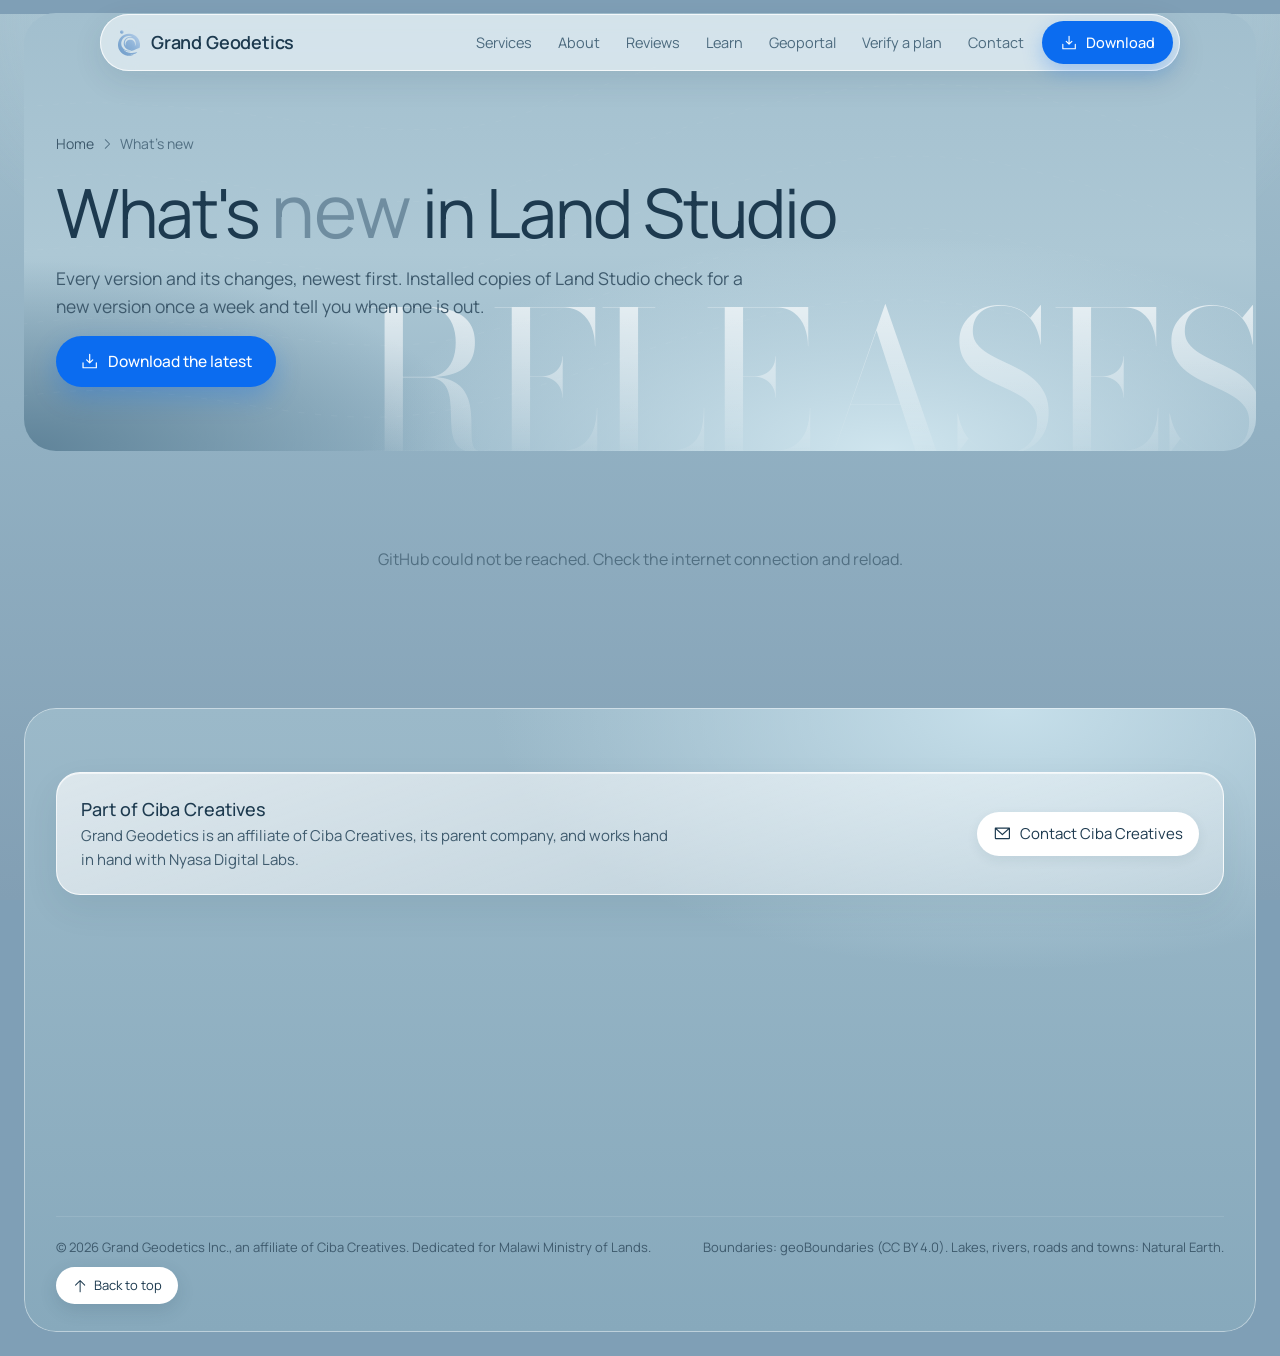
<file: changelog/index.html>
<!doctype html>
<html lang="en">
<head>
<meta charset="utf-8">
<meta name="viewport" content="width=device-width, initial-scale=1, viewport-fit=cover">
<title>What&#x27;s new in Land Studio</title>
<meta name="description" content="Every Land Studio version and what it added or fixed, newest first.">
<link rel="canonical" href="https://grandgeodetics.pages.dev/changelog/">
<meta property="og:type" content="website">
<meta property="og:site_name" content="Grand Geodetics · Land Studio">
<meta property="og:locale" content="en_GB">
<meta property="og:title" content="What&#x27;s new in Land Studio">
<meta property="og:description" content="Every Land Studio version and what it added or fixed, newest first.">
<meta property="og:url" content="https://grandgeodetics.pages.dev/changelog/">
<meta property="og:image" content="https://grandgeodetics.pages.dev/assets/img/og/changelog.jpg?v=3">
<meta property="og:image:secure_url" content="https://grandgeodetics.pages.dev/assets/img/og/changelog.jpg?v=3">
<meta property="og:image:type" content="image/jpeg">
<meta property="og:image:width" content="1200">
<meta property="og:image:height" content="630">
<meta property="og:image:alt" content="What&#x27;s new in Land Studio">
<meta name="twitter:card" content="summary_large_image">
<meta name="twitter:title" content="What&#x27;s new in Land Studio">
<meta name="twitter:description" content="Every Land Studio version and what it added or fixed, newest first.">
<meta name="twitter:image" content="https://grandgeodetics.pages.dev/assets/img/og/changelog.jpg?v=3">
<meta name="twitter:image:alt" content="What&#x27;s new in Land Studio">
<meta name="theme-color" content="#7f9fb6">
<meta name="color-scheme" content="light">
<link rel="icon" href="/favicon.svg" type="image/svg+xml">
<link rel="icon" href="/favicon-32.png" sizes="32x32" type="image/png">
<link rel="apple-touch-icon" href="/apple-touch-icon.png">
<link rel="manifest" href="/site.webmanifest">
<link rel="preload" href="/assets/fonts/outfit-latin-300-normal.woff2" as="font" type="font/woff2" crossorigin>
<link rel="preload" href="/assets/fonts/outfit-latin-400-normal.woff2" as="font" type="font/woff2" crossorigin>
<link rel="stylesheet" href="/assets/css/site.css">
<link rel="stylesheet" href="/assets/css/sky.css">
<link rel="preload" href="/assets/img/icons.svg" as="image" type="image/svg+xml">
<script src="/assets/js/config.js"></script>
<script src="/assets/js/content.js"></script>
</head>
<body>
<a class="skip" href="#main">Skip to content</a>
<div id="siteHeader"></div><script src="/assets/js/layout.js"></script>
<noscript><nav class="wrap" aria-label="Main" style="display:flex;flex-wrap:wrap;gap:14px;padding:16px 0;position:relative;z-index:31"><a href="/">Home</a><a href="/#services">Services</a><a href="/learn/">Learn</a><a href="/geoportal/">Geoportal</a><a href="/verify/">Verify a plan</a><a href="/training/">Training</a><a href="/data/">Open data</a><a href="/#contact">Contact</a></nav></noscript>
<main id="main" class="page">
<header class="phero" data-ghost="RELEASES" id="top">
  <div class="ir" aria-hidden="true"><i></i><b></b></div><svg class="contour" viewBox="0 0 1200 700" preserveAspectRatio="xMidYMid slice" aria-hidden="true"><g fill="none" stroke="#fff" stroke-width=".8"><path d="M-50 520C150 470 260 560 430 520S760 380 960 430 1180 520 1260 500"/><path d="M-50 450C140 400 280 490 440 450S770 310 970 360 1180 450 1260 430"/><path d="M-50 380C130 330 300 420 450 380S780 240 980 290 1180 380 1260 360"/><path d="M-50 310C120 260 320 350 460 310S790 170 990 220 1180 310 1260 290"/><path d="M-50 240C110 190 340 280 470 240S800 100 1000 150 1180 240 1260 220"/></g></svg><div class="grain"></div>
  <div class="wrap">
    <nav class="crumbs" aria-label="Breadcrumb"><a href="/">Home</a><svg class="ic" aria-hidden="true"><use href="/assets/img/icons.svg#i-caret-right"/></svg><span aria-current="page">What's new</span></nav>
    <h1>What's <em>new</em> in Land Studio</h1>
    <p>Every version and its changes, newest first. Installed copies of Land Studio check for a new version once a week and tell you when one is out.</p>
    <div class="btns"><a class="btn btn-hot" data-dl href="/download"><svg class="ic dn" aria-hidden="true"><use href="/assets/img/icons.svg#i-download-simple"/></svg>Download the latest</a></div>
  </div>
</header>
<div class="wrap page"><section><div id="clList"><p class="empty">Loading the versions from GitHub…</p></div></section></div>
</main>
<footer class="site" id="siteFooter"></footer>
<script src="/assets/js/site.js" defer></script>
<script src="/assets/js/changelog.js" defer></script>
</body>
</html>
</file>
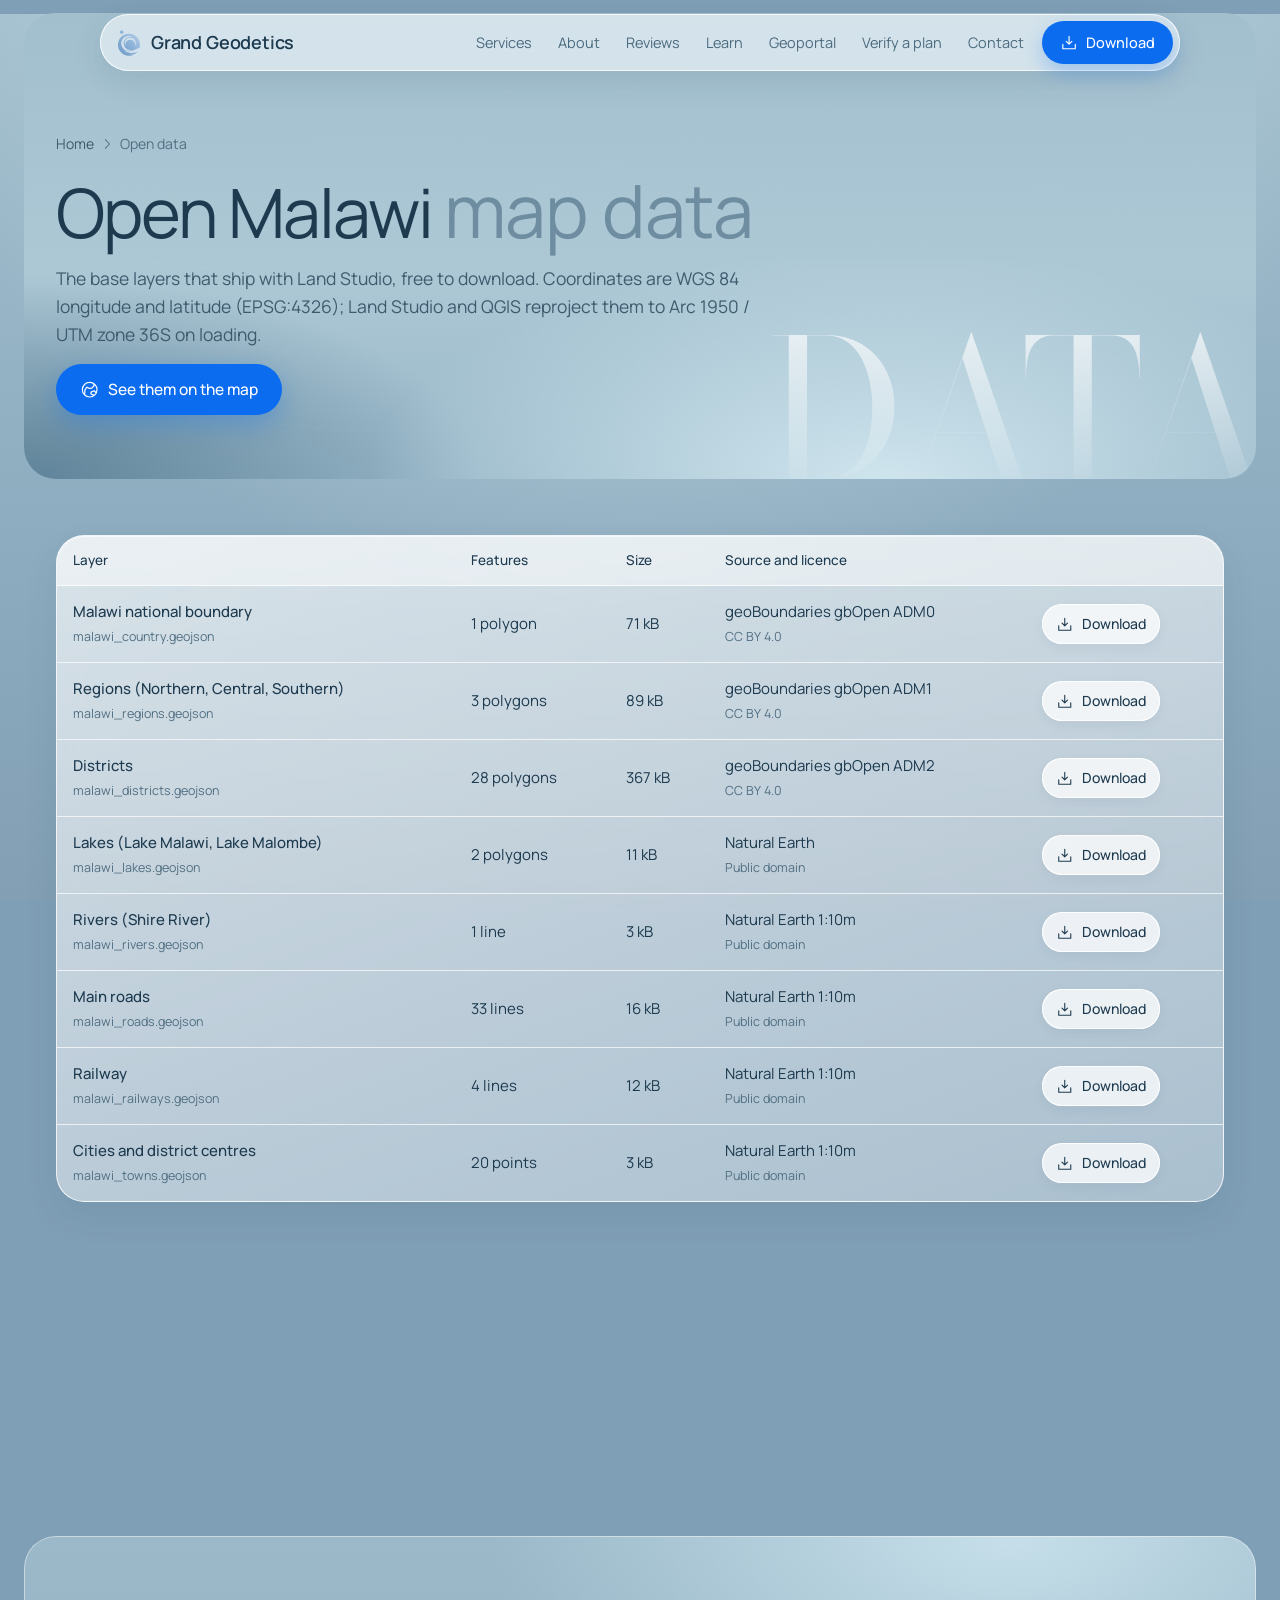
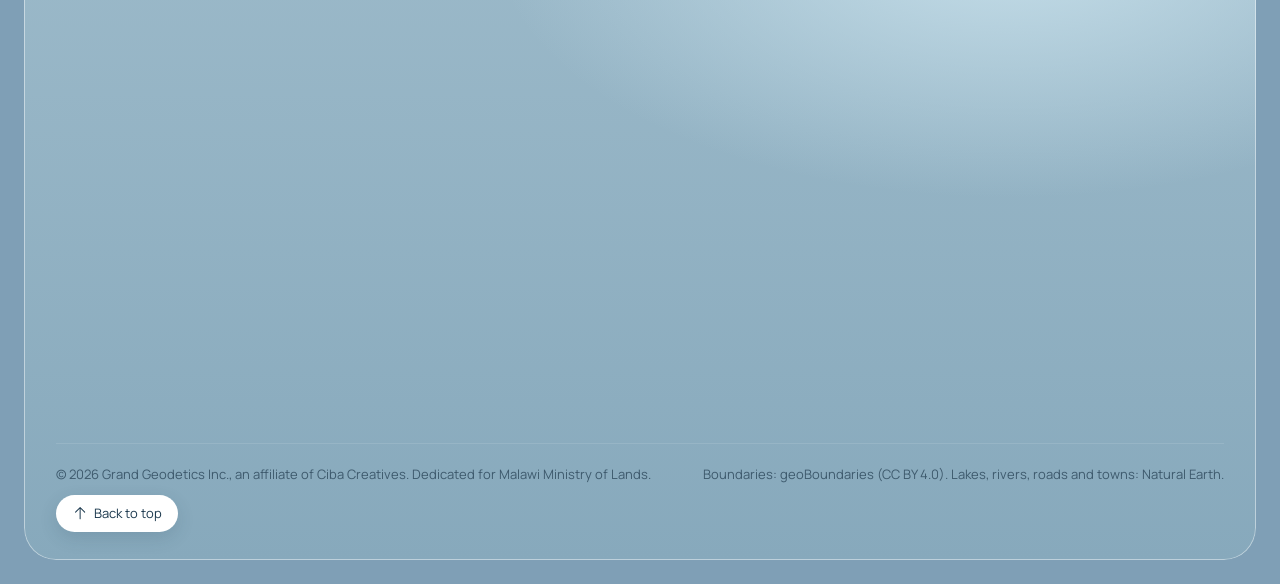
<file: data/index.html>
<!doctype html>
<html lang="en">
<head>
<meta charset="utf-8">
<meta name="viewport" content="width=device-width, initial-scale=1, viewport-fit=cover">
<title>Open Malawi map data · Grand Geodetics</title>
<meta name="description" content="Free GeoJSON layers of Malawi: national boundary, regions, districts, lakes, rivers, roads, railway and towns.">
<link rel="canonical" href="https://grandgeodetics.pages.dev/data/">
<meta property="og:type" content="website">
<meta property="og:site_name" content="Grand Geodetics · Land Studio">
<meta property="og:locale" content="en_GB">
<meta property="og:title" content="Open Malawi map data · Grand Geodetics">
<meta property="og:description" content="Free GeoJSON layers of Malawi: national boundary, regions, districts, lakes, rivers, roads, railway and towns.">
<meta property="og:url" content="https://grandgeodetics.pages.dev/data/">
<meta property="og:image" content="https://grandgeodetics.pages.dev/assets/img/og/data.jpg?v=3">
<meta property="og:image:secure_url" content="https://grandgeodetics.pages.dev/assets/img/og/data.jpg?v=3">
<meta property="og:image:type" content="image/jpeg">
<meta property="og:image:width" content="1200">
<meta property="og:image:height" content="630">
<meta property="og:image:alt" content="Open Malawi map data · Grand Geodetics">
<meta name="twitter:card" content="summary_large_image">
<meta name="twitter:title" content="Open Malawi map data · Grand Geodetics">
<meta name="twitter:description" content="Free GeoJSON layers of Malawi: national boundary, regions, districts, lakes, rivers, roads, railway and towns.">
<meta name="twitter:image" content="https://grandgeodetics.pages.dev/assets/img/og/data.jpg?v=3">
<meta name="twitter:image:alt" content="Open Malawi map data · Grand Geodetics">
<meta name="theme-color" content="#7f9fb6">
<meta name="color-scheme" content="light">
<link rel="icon" href="/favicon.svg" type="image/svg+xml">
<link rel="icon" href="/favicon-32.png" sizes="32x32" type="image/png">
<link rel="apple-touch-icon" href="/apple-touch-icon.png">
<link rel="manifest" href="/site.webmanifest">
<link rel="preload" href="/assets/fonts/outfit-latin-300-normal.woff2" as="font" type="font/woff2" crossorigin>
<link rel="preload" href="/assets/fonts/outfit-latin-400-normal.woff2" as="font" type="font/woff2" crossorigin>
<link rel="stylesheet" href="/assets/css/site.css">
<link rel="stylesheet" href="/assets/css/sky.css">
<link rel="preload" href="/assets/img/icons.svg" as="image" type="image/svg+xml">
<script src="/assets/js/config.js"></script>
<script src="/assets/js/content.js"></script>
</head>
<body>
<a class="skip" href="#main">Skip to content</a>
<div id="siteHeader"></div><script src="/assets/js/layout.js"></script>
<noscript><nav class="wrap" aria-label="Main" style="display:flex;flex-wrap:wrap;gap:14px;padding:16px 0;position:relative;z-index:31"><a href="/">Home</a><a href="/#services">Services</a><a href="/learn/">Learn</a><a href="/geoportal/">Geoportal</a><a href="/verify/">Verify a plan</a><a href="/training/">Training</a><a href="/data/">Open data</a><a href="/#contact">Contact</a></nav></noscript>
<main id="main" class="page">
<header class="phero" data-ghost="DATA" id="top">
  <div class="ir" aria-hidden="true"><i></i><b></b></div><svg class="contour" viewBox="0 0 1200 700" preserveAspectRatio="xMidYMid slice" aria-hidden="true"><g fill="none" stroke="#fff" stroke-width=".8"><path d="M-50 520C150 470 260 560 430 520S760 380 960 430 1180 520 1260 500"/><path d="M-50 450C140 400 280 490 440 450S770 310 970 360 1180 450 1260 430"/><path d="M-50 380C130 330 300 420 450 380S780 240 980 290 1180 380 1260 360"/><path d="M-50 310C120 260 320 350 460 310S790 170 990 220 1180 310 1260 290"/><path d="M-50 240C110 190 340 280 470 240S800 100 1000 150 1180 240 1260 220"/></g></svg><div class="grain"></div>
  <div class="wrap">
    <nav class="crumbs" aria-label="Breadcrumb"><a href="/">Home</a><svg class="ic" aria-hidden="true"><use href="/assets/img/icons.svg#i-caret-right"/></svg><span aria-current="page">Open data</span></nav>
    <h1>Open Malawi <em>map data</em></h1>
    <p>The base layers that ship with Land Studio, free to download. Coordinates are WGS 84 longitude and latitude (EPSG:4326); Land Studio and QGIS reproject them to Arc 1950 / UTM zone 36S on loading.</p>
    <div class="btns"><a class="btn btn-hot" href="/geoportal/"><svg class="ic" aria-hidden="true"><use href="/assets/img/icons.svg#i-globe-hemisphere-east"/></svg>See them on the map</a></div>
  </div>
</header>
<div class="wrap page"><section>
<div class="tablebox"><table class="data"><thead><tr><th>Layer</th><th>Features</th><th>Size</th><th>Source and licence</th><th><span class="sr">Download</span></th></tr></thead><tbody id="dataRows"></tbody></table></div>
<div class="prose reveal" style="margin-top:32px"><h2><svg class="ic" aria-hidden="true"><use href="/assets/img/icons.svg#i-info"/></svg>Using the data</h2><p>When you publish a map made with these layers, credit the source: "Boundaries: geoBoundaries (CC BY 4.0)" and "Lakes, rivers, roads and towns: Natural Earth". Administrative boundaries are shown for reference and do not represent an official position on any boundary.</p><p>Rivers, roads, the railway and towns come from Natural Earth at 1:10 million scale: good for an overview of the country, not for site work. More detailed layers, protected areas and flood-prone areas will be added here as they are prepared.</p></div>
</section></div>
</main>
<footer class="site" id="siteFooter"></footer>
<script src="/assets/js/site.js" defer></script>
</body>
</html>
</file>
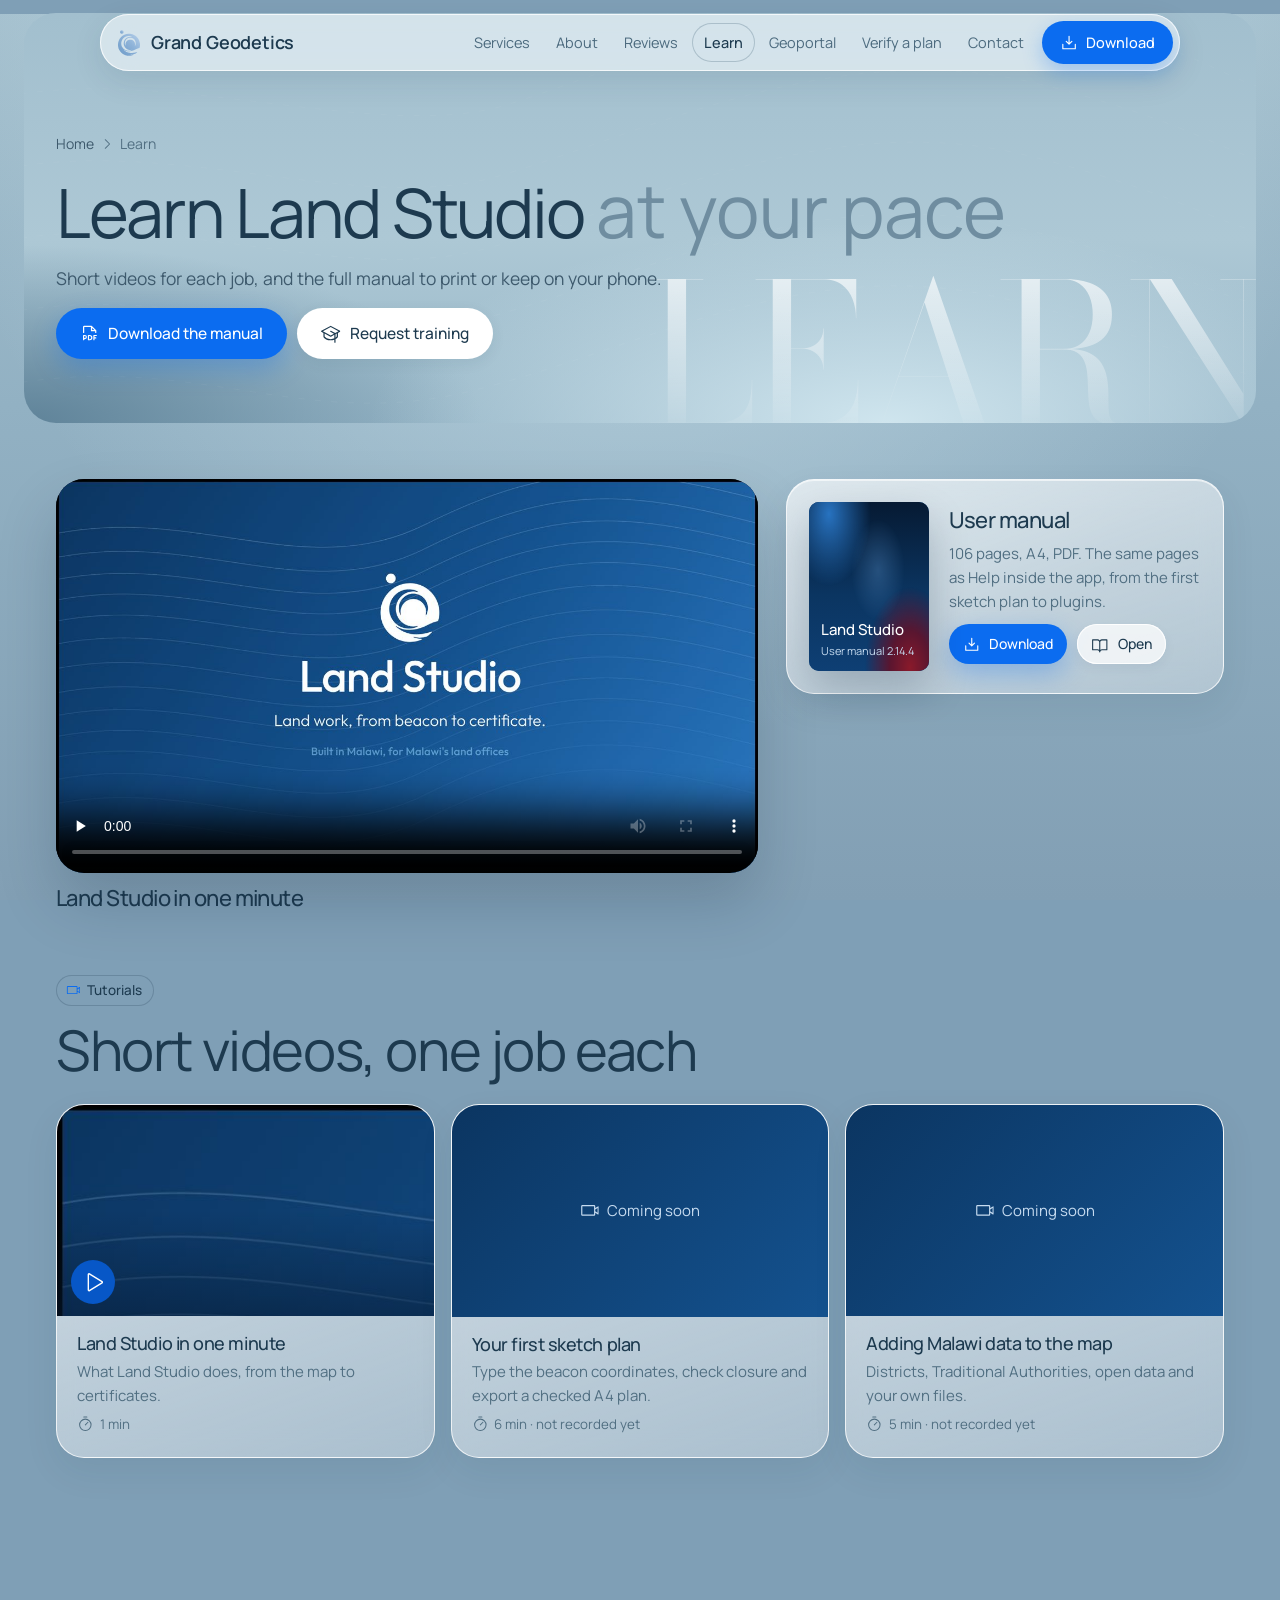
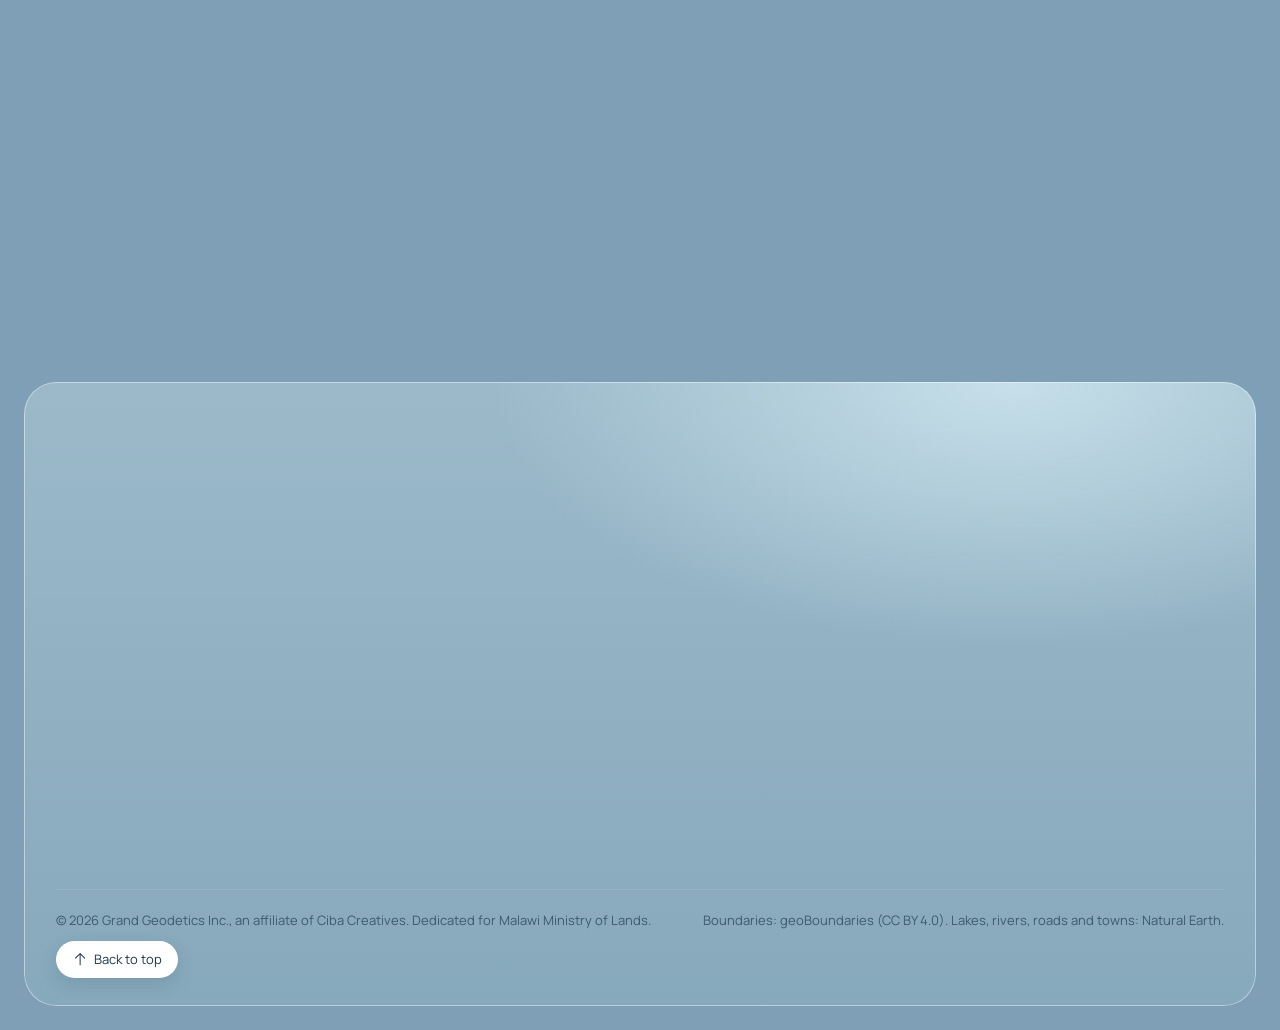
<file: learn/index.html>
<!doctype html>
<html lang="en">
<head>
<meta charset="utf-8">
<meta name="viewport" content="width=device-width, initial-scale=1, viewport-fit=cover">
<title>Tutorials and user manual · Land Studio</title>
<meta name="description" content="Learn Land Studio with short tutorial videos and the 84-page user manual, free to download.">
<link rel="canonical" href="https://grandgeodetics.pages.dev/learn/">
<meta property="og:type" content="website">
<meta property="og:site_name" content="Grand Geodetics · Land Studio">
<meta property="og:locale" content="en_GB">
<meta property="og:title" content="Tutorials and user manual · Land Studio">
<meta property="og:description" content="Learn Land Studio with short tutorial videos and the 84-page user manual, free to download.">
<meta property="og:url" content="https://grandgeodetics.pages.dev/learn/">
<meta property="og:image" content="https://grandgeodetics.pages.dev/assets/img/og/learn.jpg?v=3">
<meta property="og:image:secure_url" content="https://grandgeodetics.pages.dev/assets/img/og/learn.jpg?v=3">
<meta property="og:image:type" content="image/jpeg">
<meta property="og:image:width" content="1200">
<meta property="og:image:height" content="630">
<meta property="og:image:alt" content="Tutorials and user manual · Land Studio">
<meta name="twitter:card" content="summary_large_image">
<meta name="twitter:title" content="Tutorials and user manual · Land Studio">
<meta name="twitter:description" content="Learn Land Studio with short tutorial videos and the 84-page user manual, free to download.">
<meta name="twitter:image" content="https://grandgeodetics.pages.dev/assets/img/og/learn.jpg?v=3">
<meta name="twitter:image:alt" content="Tutorials and user manual · Land Studio">
<meta name="theme-color" content="#7f9fb6">
<meta name="color-scheme" content="light">
<link rel="icon" href="/favicon.svg" type="image/svg+xml">
<link rel="icon" href="/favicon-32.png" sizes="32x32" type="image/png">
<link rel="apple-touch-icon" href="/apple-touch-icon.png">
<link rel="manifest" href="/site.webmanifest">
<link rel="preload" href="/assets/fonts/outfit-latin-300-normal.woff2" as="font" type="font/woff2" crossorigin>
<link rel="preload" href="/assets/fonts/outfit-latin-400-normal.woff2" as="font" type="font/woff2" crossorigin>
<link rel="stylesheet" href="/assets/css/site.css">
<link rel="stylesheet" href="/assets/css/sky.css">
<link rel="preload" href="/assets/img/icons.svg" as="image" type="image/svg+xml">
<script src="/assets/js/config.js"></script>
<script src="/assets/js/content.js"></script>
</head>
<body>
<a class="skip" href="#main">Skip to content</a>
<div id="siteHeader"></div><script src="/assets/js/layout.js"></script>
<noscript><nav class="wrap" aria-label="Main" style="display:flex;flex-wrap:wrap;gap:14px;padding:16px 0;position:relative;z-index:31"><a href="/">Home</a><a href="/#services">Services</a><a href="/learn/">Learn</a><a href="/geoportal/">Geoportal</a><a href="/verify/">Verify a plan</a><a href="/training/">Training</a><a href="/data/">Open data</a><a href="/#contact">Contact</a></nav></noscript>
<main id="main" class="page">
<header class="phero" data-ghost="LEARN" id="top">
  <div class="ir" aria-hidden="true"><i></i><b></b></div><svg class="contour" viewBox="0 0 1200 700" preserveAspectRatio="xMidYMid slice" aria-hidden="true"><g fill="none" stroke="#fff" stroke-width=".8"><path d="M-50 520C150 470 260 560 430 520S760 380 960 430 1180 520 1260 500"/><path d="M-50 450C140 400 280 490 440 450S770 310 970 360 1180 450 1260 430"/><path d="M-50 380C130 330 300 420 450 380S780 240 980 290 1180 380 1260 360"/><path d="M-50 310C120 260 320 350 460 310S790 170 990 220 1180 310 1260 290"/><path d="M-50 240C110 190 340 280 470 240S800 100 1000 150 1180 240 1260 220"/></g></svg><div class="grain"></div>
  <div class="wrap">
    <nav class="crumbs" aria-label="Breadcrumb"><a href="/">Home</a><svg class="ic" aria-hidden="true"><use href="/assets/img/icons.svg#i-caret-right"/></svg><span aria-current="page">Learn</span></nav>
    <h1>Learn Land Studio <em>at your pace</em></h1>
    <p>Short videos for each job, and the full manual to print or keep on your phone.</p>
    <div class="btns"><a class="btn btn-hot" href="/assets/Land-Studio-User-Manual.pdf" download><svg class="ic" aria-hidden="true"><use href="/assets/img/icons.svg#i-file-pdf"/></svg>Download the manual</a><a class="btn btn-line" href="/training/"><svg class="ic" aria-hidden="true"><use href="/assets/img/icons.svg#i-graduation-cap"/></svg>Request training</a></div>
  </div>
</header>
<div class="wrap page">
<section><div class="two two-wide">
<div class="vbox" data-r="zoom"><div class="video" id="player"></div><h2 id="playerTitle" style="font-size:22px;font-weight:500"></h2></div>
<div class="card manual lift" data-r><div class="cover"><div class="ir" aria-hidden="true"><i></i><b></b></div><b>Land Studio</b><span>User manual 2.14.4</span></div>
<div style="display:flex;flex-direction:column;gap:10px"><h2 style="font-size:22px;font-weight:500">User manual</h2><p style="color:var(--muted);font-size:15px">106 pages, A4, PDF. The same pages as Help inside the app, from the first sketch plan to plugins.</p><div class="row"><a class="btn btn-hot btn-sm" href="/assets/Land-Studio-User-Manual.pdf" download><svg class="ic dn" aria-hidden="true"><use href="/assets/img/icons.svg#i-download-simple"/></svg>Download</a><a class="btn btn-soft btn-sm" href="/assets/Land-Studio-User-Manual.pdf" target="_blank" rel="noopener"><svg class="ic" aria-hidden="true"><use href="/assets/img/icons.svg#i-book-open"/></svg>Open</a></div></div></div>
</div>
<div class="head left" style="margin:64px 0 24px"><span class="label"><svg class="ic" aria-hidden="true"><use href="/assets/img/icons.svg#i-video-camera"/></svg>Tutorials</span><h2>Short videos, one job each</h2></div>
<div class="tuts" id="tuts"></div>
<div class="prose reveal" style="margin-top:32px"><p>Want a tutorial on something else, or training in person for your office? <a href="/training/">Request training</a> or <a href="/#contact">write to us</a>.</p></div>
</section>
</div>
</main>
<footer class="site" id="siteFooter"></footer>
<script src="/assets/js/site.js" defer></script>
<script src="/assets/js/learn.js" defer></script>
</body>
</html>
</file>
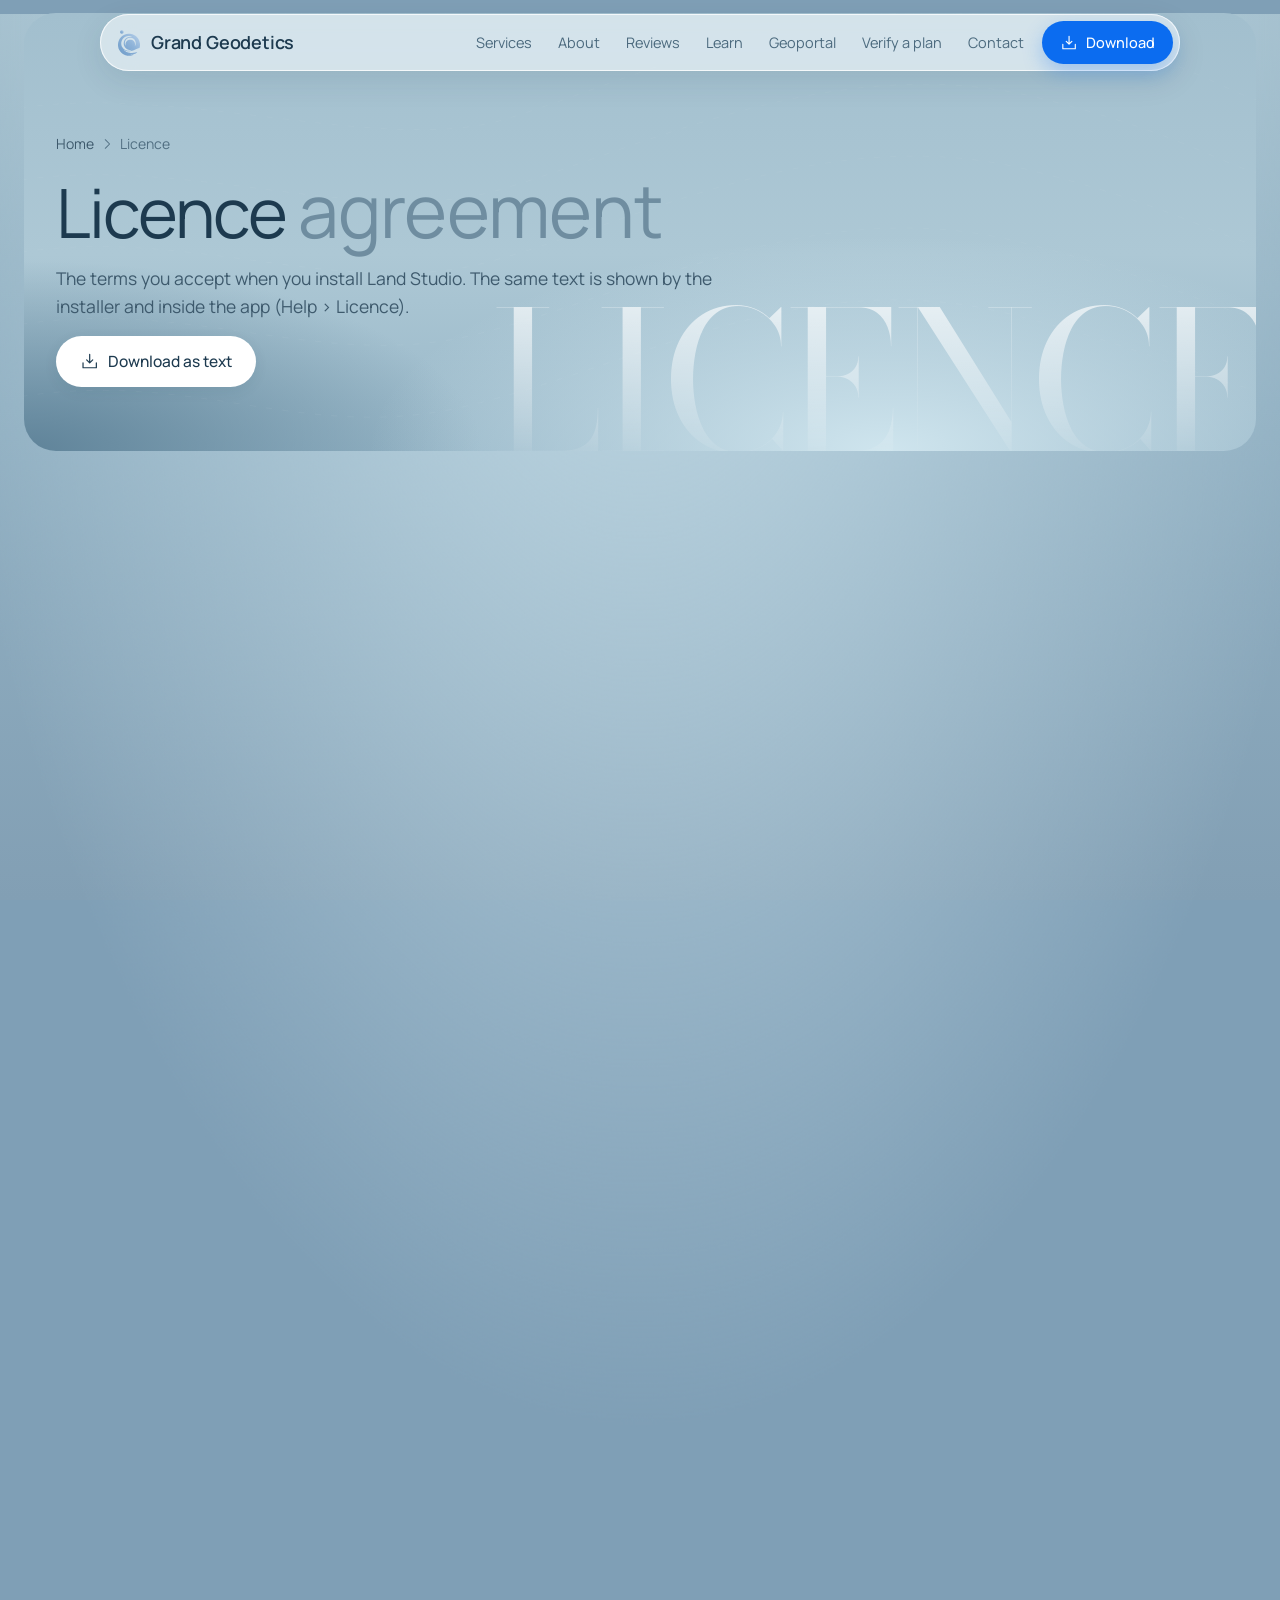
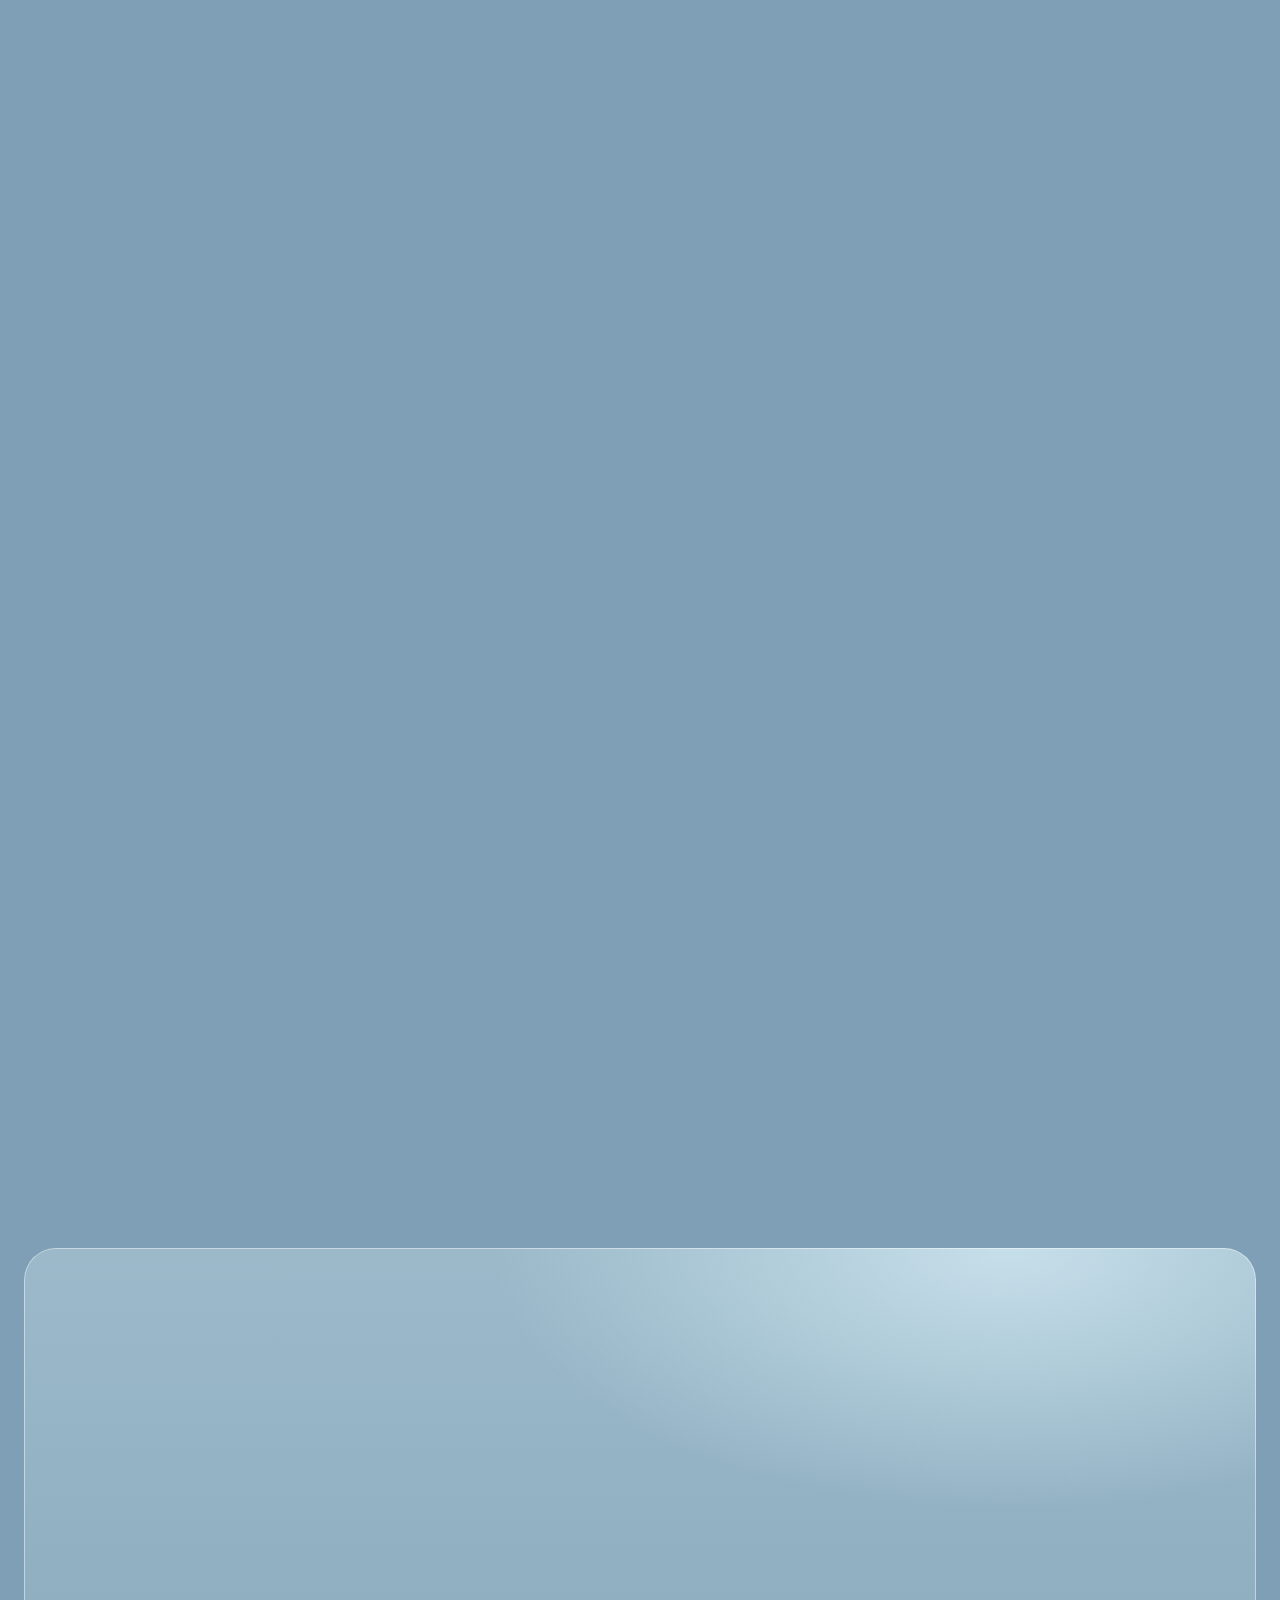
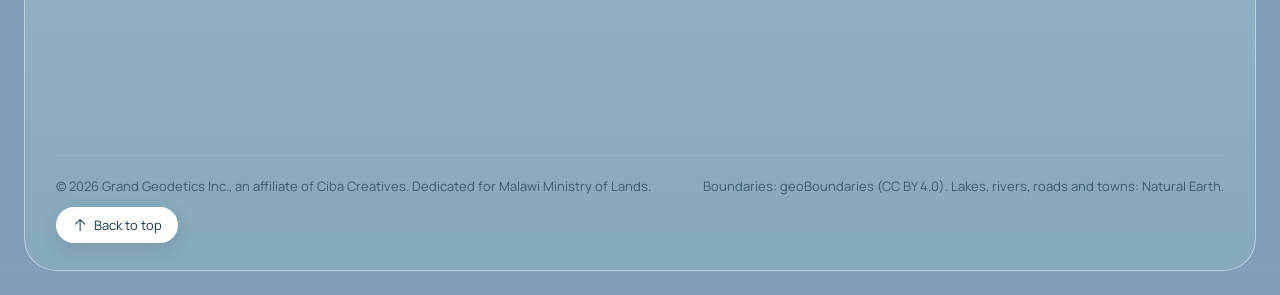
<file: licence/index.html>
<!doctype html>
<html lang="en">
<head>
<meta charset="utf-8">
<meta name="viewport" content="width=device-width, initial-scale=1, viewport-fit=cover">
<title>Licence agreement · Land Studio</title>
<meta name="description" content="The end-user licence agreement for Land Studio by Grand Geodetics Inc.">
<link rel="canonical" href="https://grandgeodetics.pages.dev/licence/">
<meta property="og:type" content="website">
<meta property="og:site_name" content="Grand Geodetics · Land Studio">
<meta property="og:locale" content="en_GB">
<meta property="og:title" content="Licence agreement · Land Studio">
<meta property="og:description" content="The end-user licence agreement for Land Studio by Grand Geodetics Inc.">
<meta property="og:url" content="https://grandgeodetics.pages.dev/licence/">
<meta property="og:image" content="https://grandgeodetics.pages.dev/assets/img/og/licence.jpg?v=3">
<meta property="og:image:secure_url" content="https://grandgeodetics.pages.dev/assets/img/og/licence.jpg?v=3">
<meta property="og:image:type" content="image/jpeg">
<meta property="og:image:width" content="1200">
<meta property="og:image:height" content="630">
<meta property="og:image:alt" content="Licence agreement · Land Studio">
<meta name="twitter:card" content="summary_large_image">
<meta name="twitter:title" content="Licence agreement · Land Studio">
<meta name="twitter:description" content="The end-user licence agreement for Land Studio by Grand Geodetics Inc.">
<meta name="twitter:image" content="https://grandgeodetics.pages.dev/assets/img/og/licence.jpg?v=3">
<meta name="twitter:image:alt" content="Licence agreement · Land Studio">
<meta name="theme-color" content="#7f9fb6">
<meta name="color-scheme" content="light">
<link rel="icon" href="/favicon.svg" type="image/svg+xml">
<link rel="icon" href="/favicon-32.png" sizes="32x32" type="image/png">
<link rel="apple-touch-icon" href="/apple-touch-icon.png">
<link rel="manifest" href="/site.webmanifest">
<link rel="preload" href="/assets/fonts/outfit-latin-300-normal.woff2" as="font" type="font/woff2" crossorigin>
<link rel="preload" href="/assets/fonts/outfit-latin-400-normal.woff2" as="font" type="font/woff2" crossorigin>
<link rel="stylesheet" href="/assets/css/site.css">
<link rel="stylesheet" href="/assets/css/sky.css">
<link rel="preload" href="/assets/img/icons.svg" as="image" type="image/svg+xml">
<script src="/assets/js/config.js"></script>
<script src="/assets/js/content.js"></script>
</head>
<body>
<a class="skip" href="#main">Skip to content</a>
<div id="siteHeader"></div><script src="/assets/js/layout.js"></script>
<noscript><nav class="wrap" aria-label="Main" style="display:flex;flex-wrap:wrap;gap:14px;padding:16px 0;position:relative;z-index:31"><a href="/">Home</a><a href="/#services">Services</a><a href="/learn/">Learn</a><a href="/geoportal/">Geoportal</a><a href="/verify/">Verify a plan</a><a href="/training/">Training</a><a href="/data/">Open data</a><a href="/#contact">Contact</a></nav></noscript>
<main id="main" class="page">
<header class="phero" data-ghost="LICENCE" id="top">
  <div class="ir" aria-hidden="true"><i></i><b></b></div><svg class="contour" viewBox="0 0 1200 700" preserveAspectRatio="xMidYMid slice" aria-hidden="true"><g fill="none" stroke="#fff" stroke-width=".8"><path d="M-50 520C150 470 260 560 430 520S760 380 960 430 1180 520 1260 500"/><path d="M-50 450C140 400 280 490 440 450S770 310 970 360 1180 450 1260 430"/><path d="M-50 380C130 330 300 420 450 380S780 240 980 290 1180 380 1260 360"/><path d="M-50 310C120 260 320 350 460 310S790 170 990 220 1180 310 1260 290"/><path d="M-50 240C110 190 340 280 470 240S800 100 1000 150 1180 240 1260 220"/></g></svg><div class="grain"></div>
  <div class="wrap">
    <nav class="crumbs" aria-label="Breadcrumb"><a href="/">Home</a><svg class="ic" aria-hidden="true"><use href="/assets/img/icons.svg#i-caret-right"/></svg><span aria-current="page">Licence</span></nav>
    <h1>Licence <em>agreement</em></h1>
    <p>The terms you accept when you install Land Studio. The same text is shown by the installer and inside the app (Help › Licence).</p>
    <div class="btns"><a class="btn btn-line" href="/assets/LICENSE.txt" download><svg class="ic dn" aria-hidden="true"><use href="/assets/img/icons.svg#i-download-simple"/></svg>Download as text</a></div>
  </div>
</header>
<div class="wrap page"><section><div style="max-width:900px"><div class="legaltext reveal">LAND STUDIO — END-USER LICENCE AGREEMENT
Version 1.0 · November 2026

Grand Geodetics Inc. · Liwonde, Malawi · grandgeodetics@gmail.com

PLEASE READ THIS AGREEMENT CAREFULLY. BY INSTALLING, COPYING OR USING LAND STUDIO YOU AGREE TO BE BOUND BY IT. IF YOU DO NOT AGREE, DO NOT INSTALL OR USE THE SOFTWARE: CHOOSE &quot;CANCEL&quot; AND THE INSTALLATION WILL STOP. IF YOU ACCEPT ON BEHALF OF AN ORGANISATION, YOU CONFIRM THAT YOU ARE AUTHORISED TO BIND IT.

1. DEFINITIONS
&quot;Grand Geodetics&quot;, &quot;we&quot; and &quot;us&quot; mean Grand Geodetics Inc. &quot;You&quot; means the person or organisation that installs or uses the Software. &quot;Software&quot; means Land Studio, including its installer, program files, templates, bundled data, documentation, updates and any activation keys. &quot;Outputs&quot; means anything the Software produces, such as maps, sketch plans, drawings, designs, reports, certificates and case rulings.

2. LICENCE GRANT
2.1 Subject to this Agreement, Grand Geodetics grants you a non-exclusive, non-transferable, non-sublicensable and revocable licence to install and use the Software on computers that you own or control, for your own internal work or the work of your organisation.
2.2 You may make one copy of the installer for backup purposes.
2.3 Some features, including the issuing of customary land certificates, work only after an activation issued by Grand Geodetics for a specific computer. An activation is personal to that computer and to the licensee named in it.

3. RESTRICTIONS
Except as expressly allowed by this Agreement or by law that cannot be excluded, you must not:
(a) sell, rent, lease, lend, sublicense, distribute, publish or otherwise make the Software available to any third party;
(b) copy the Software, except as allowed in clause 2;
(c) modify, translate, adapt or create derivative works of the Software;
(d) reverse engineer, decompile or disassemble the Software, or attempt to obtain its source code;
(e) remove, alter or obscure any copyright, trade mark, licence or other notice;
(f) share, copy, transfer or publish activation codes, key files, PINs or bypass passwords, or attempt to use one activation on more than one computer;
(g) circumvent, disable or interfere with any activation, licensing, security or protection feature;
(h) use the Software to build a competing product or service;
(i) use the Software, or any Output, for any unlawful, fraudulent or misleading purpose, including the creation of false or forged land records, plans or certificates.

4. OWNERSHIP AND INTELLECTUAL PROPERTY
4.1 The Software is licensed, not sold. Grand Geodetics and its licensors own all rights, title and interest in the Software, including all copyright and other intellectual property rights. The Software is protected by the Copyright Act, 2016 of Malawi and by international copyright treaties.
4.2 You keep ownership of the data you bring into the Software and of your Outputs, subject to the rights of third parties in any data or material you use.
4.3 &quot;Land Studio&quot;, &quot;Grand Geodetics&quot; and their logos are trade marks of Grand Geodetics. Nothing in this Agreement grants you a right to use them, other than as they appear in the Software and its standard Outputs.

5. ACTIVATION, PINS AND ACCOUNTS
5.1 Grand Geodetics may require identity and authorisation checks before issuing an activation and may decline, suspend or revoke an activation that it reasonably believes is being misused or was obtained by misrepresentation.
5.2 You are responsible for keeping your PINs, passwords and key files confidential and for all use of the Software under your activation.
5.3 Online accounts used with the Software (for example a registry account) remain subject to the rules of the organisation that operates them.

6. YOUR DATA AND PRIVACY
6.1 The Software stores your projects and settings on your computer. Grand Geodetics does not receive your project data through the Software.
6.2 Some optional features connect to third-party services when you use them: for example map tiles, open data services, elevation downloads, a land registry service, the Google Gemini assistant with your own key, and the update check on GitHub. Requests to those services are governed by their own terms and privacy policies. You choose whether to use them.
6.3 Where you process personal data with the Software (for example names, identity numbers, contact details or land claims), you are responsible for doing so lawfully, including under the Data Protection Act, 2024 of Malawi, and for the security of your computer and backups. Do not send personal or confidential records to the assistant or to other online services unless you are entitled to do so.
6.4 When you ask for support, a diagnostic report may be shared with Grand Geodetics at your choice. It contains technical information about the Software and your computer and no project data.

7. THIRD-PARTY COMPONENTS AND DATA
7.1 The Software includes open-source components (among them OpenLayers, proj4js, Turf, three.js, sql.js, Tauri and Phosphor Icons) that are licensed under their own open-source licences. Those licences apply to those components and nothing in this Agreement restricts rights they grant.
7.2 The Software bundles boundary data from geoBoundaries (CC BY 4.0) and lake data from Natural Earth (public domain), and can download data from OpenStreetMap (Open Database Licence), the Copernicus programme, NASA, USGS, HDX, MASDAP and others. Each source has its own licence and attribution requirements, which you must follow when you use or publish that data. Third-party data is provided as published by its owners; Grand Geodetics does not guarantee its accuracy, completeness or currency, and administrative boundaries in the Software do not imply any official position on boundaries.

8. PROFESSIONAL RESPONSIBILITY
8.1 The Software is a tool to assist qualified people. Outputs, including survey computations, sketch plans, architectural and structural drawings, irrigation and hydraulic designs, quantities, hazard assessments, analytics, draft case rulings and certificates, must be checked, verified and approved by appropriately qualified and, where required, registered professionals before they are relied upon, submitted or issued.
8.2 Outputs have no official or legal status of their own. A certificate, plan, permit or ruling is valid only when issued, signed and sealed by the competent authority under the applicable law.
8.3 You are solely responsible for the data you enter, the settings you choose, the decisions you make and the use of any Output.

9. UPDATES AND SUPPORT
Grand Geodetics may, but is not obliged to, provide updates, fixes, new versions or support. Updates are covered by this Agreement unless they come with separate terms. Grand Geodetics may change or remove features in later versions.

10. CONTRIBUTIONS
Any contribution or donation you make towards the development of the Software is voluntary. It is not a payment for a licence, does not entitle you to any feature, service, support or priority, and does not change this Agreement. Contributions are not refundable except where required by law.

11. DISCLAIMER OF WARRANTIES
TO THE MAXIMUM EXTENT PERMITTED BY APPLICABLE LAW, THE SOFTWARE AND ALL OUTPUTS ARE PROVIDED &quot;AS IS&quot; AND &quot;AS AVAILABLE&quot;, WITH ALL FAULTS AND WITHOUT WARRANTY OF ANY KIND. GRAND GEODETICS DISCLAIMS ALL WARRANTIES, CONDITIONS AND REPRESENTATIONS, EXPRESS OR IMPLIED, INCLUDING ANY IMPLIED WARRANTIES OF MERCHANTABILITY, SATISFACTORY QUALITY, FITNESS FOR A PARTICULAR PURPOSE, ACCURACY AND NON-INFRINGEMENT. GRAND GEODETICS DOES NOT WARRANT THAT THE SOFTWARE WILL BE ERROR-FREE OR UNINTERRUPTED, OR THAT RESULTS OR OUTPUTS WILL BE ACCURATE OR COMPLETE.

12. LIMITATION OF LIABILITY
12.1 TO THE MAXIMUM EXTENT PERMITTED BY APPLICABLE LAW, GRAND GEODETICS, ITS DIRECTORS, EMPLOYEES, AFFILIATES AND LICENSORS SHALL NOT BE LIABLE FOR ANY INDIRECT, INCIDENTAL, SPECIAL, CONSEQUENTIAL, EXEMPLARY OR PUNITIVE DAMAGES, OR FOR ANY LOSS OF PROFIT, REVENUE, BUSINESS, GOODWILL, DATA, LAND OR PROPERTY RIGHTS, OR ANY COST OF REPLACEMENT GOODS OR SERVICES, ARISING OUT OF OR IN CONNECTION WITH THE SOFTWARE, ANY OUTPUT OR THIS AGREEMENT, HOWEVER CAUSED AND ON ANY THEORY OF LIABILITY, EVEN IF ADVISED OF THE POSSIBILITY OF SUCH DAMAGES.
12.2 TO THE MAXIMUM EXTENT PERMITTED BY APPLICABLE LAW, THE TOTAL LIABILITY OF GRAND GEODETICS FOR ALL CLAIMS ARISING OUT OF OR IN CONNECTION WITH THE SOFTWARE OR THIS AGREEMENT SHALL NOT EXCEED THE AMOUNT YOU PAID TO GRAND GEODETICS FOR THE LICENCE IN THE TWELVE MONTHS BEFORE THE EVENT GIVING RISE TO THE CLAIM. VOLUNTARY CONTRIBUTIONS ARE NOT LICENCE FEES.
12.3 Nothing in this Agreement excludes or limits any liability that cannot be excluded or limited under applicable law, including liability for death or personal injury caused by negligence, or for fraud.

13. INDEMNITY
You agree to indemnify and hold harmless Grand Geodetics, its directors, employees and affiliates from any claim, loss, liability, damage or expense (including reasonable legal fees) arising from your breach of this Agreement, your misuse of the Software, or your use of or reliance on any Output, except to the extent caused by the wilful misconduct of Grand Geodetics.

14. TERM AND TERMINATION
14.1 This Agreement applies until it is terminated. It terminates automatically, without notice, if you breach any of its terms. Grand Geodetics may also terminate it, and revoke activations, by notice if you breach it.
14.2 On termination you must stop using the Software and delete all copies in your possession. Clauses 3, 4, 6.3, 7, 8, 10 to 13 and 15 to 17 survive termination.

15. GOVERNING LAW AND DISPUTES
15.1 This Agreement is governed by the laws of the Republic of Malawi.
15.2 The parties will first try in good faith to settle any dispute by negotiation for at least thirty (30) days after written notice of the dispute. If the dispute is not settled, it shall be submitted to the courts of the Republic of Malawi, which shall have exclusive jurisdiction, without prejudice to either party&#x27;s right to seek urgent interim relief.

16. GENERAL
16.1 This Agreement is the entire agreement between you and Grand Geodetics about the Software and replaces any earlier understanding about it.
16.2 If any provision is found invalid or unenforceable, it shall be enforced to the extent possible and the other provisions remain in full force.
16.3 A failure or delay in enforcing any right is not a waiver of it.
16.4 You may not assign or transfer this Agreement or any activation without the written consent of Grand Geodetics. Grand Geodetics may assign this Agreement to a successor of its business.
16.5 Grand Geodetics may update this Agreement for future versions of the Software. The version shown when you install or first run a version applies to that version.

17. CONTACT
Grand Geodetics Inc., Liwonde, Malawi · grandgeodetics@gmail.com

By choosing &quot;I Agree&quot; or &quot;I accept&quot; you confirm that you have read, understood and agree to this Agreement.
</div></div></section></div>
</main>
<footer class="site" id="siteFooter"></footer>
<script src="/assets/js/site.js" defer></script>
</body>
</html>
</file>
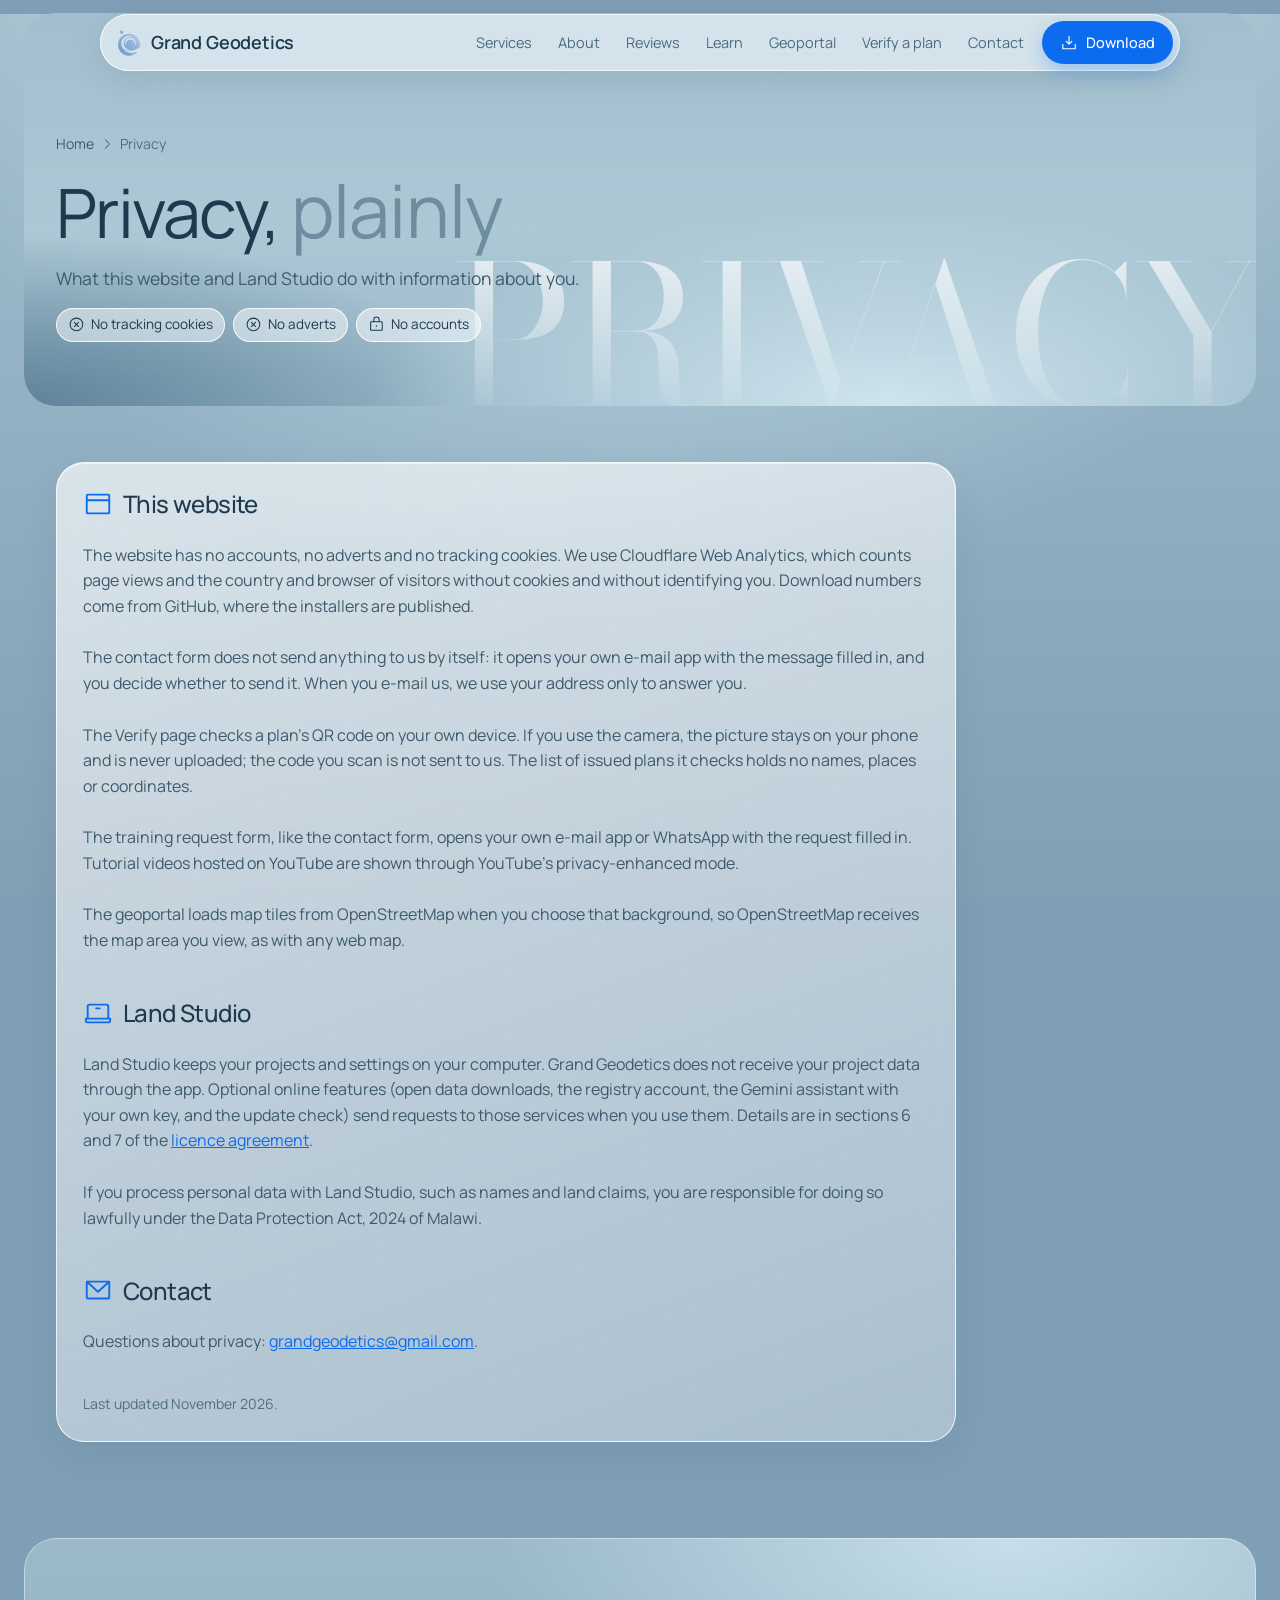
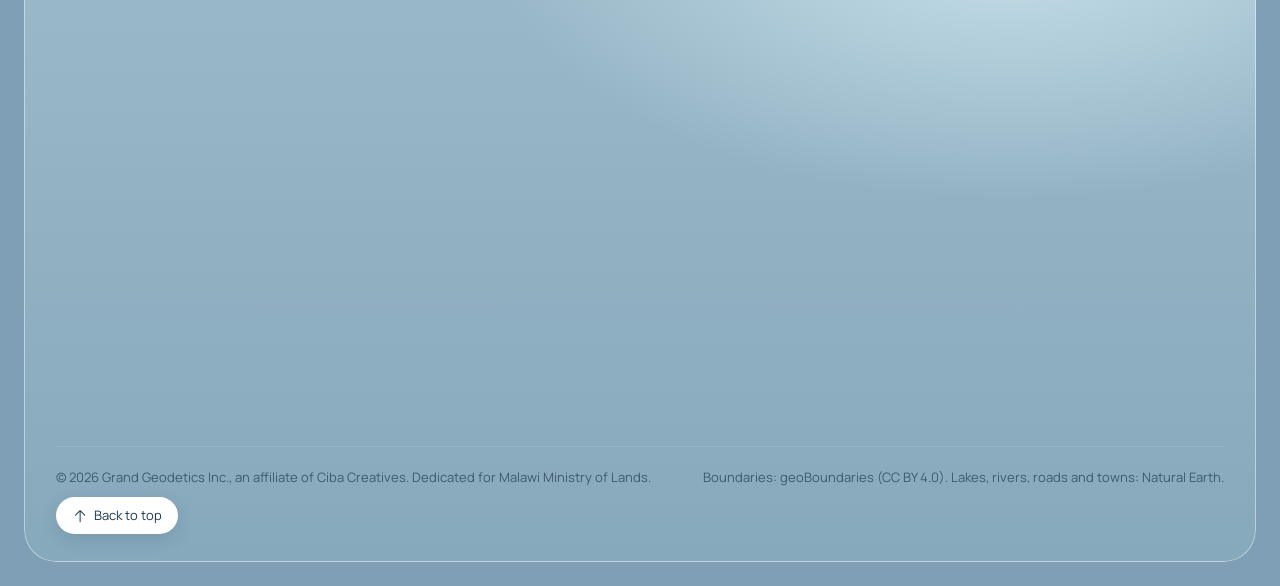
<file: privacy/index.html>
<!doctype html>
<html lang="en">
<head>
<meta charset="utf-8">
<meta name="viewport" content="width=device-width, initial-scale=1, viewport-fit=cover">
<title>Privacy · Grand Geodetics</title>
<meta name="description" content="How the Grand Geodetics website and Land Studio handle your information.">
<link rel="canonical" href="https://grandgeodetics.pages.dev/privacy/">
<meta property="og:type" content="website">
<meta property="og:site_name" content="Grand Geodetics · Land Studio">
<meta property="og:locale" content="en_GB">
<meta property="og:title" content="Privacy · Grand Geodetics">
<meta property="og:description" content="How the Grand Geodetics website and Land Studio handle your information.">
<meta property="og:url" content="https://grandgeodetics.pages.dev/privacy/">
<meta property="og:image" content="https://grandgeodetics.pages.dev/assets/img/og/privacy.jpg?v=3">
<meta property="og:image:secure_url" content="https://grandgeodetics.pages.dev/assets/img/og/privacy.jpg?v=3">
<meta property="og:image:type" content="image/jpeg">
<meta property="og:image:width" content="1200">
<meta property="og:image:height" content="630">
<meta property="og:image:alt" content="Privacy · Grand Geodetics">
<meta name="twitter:card" content="summary_large_image">
<meta name="twitter:title" content="Privacy · Grand Geodetics">
<meta name="twitter:description" content="How the Grand Geodetics website and Land Studio handle your information.">
<meta name="twitter:image" content="https://grandgeodetics.pages.dev/assets/img/og/privacy.jpg?v=3">
<meta name="twitter:image:alt" content="Privacy · Grand Geodetics">
<meta name="theme-color" content="#7f9fb6">
<meta name="color-scheme" content="light">
<link rel="icon" href="/favicon.svg" type="image/svg+xml">
<link rel="icon" href="/favicon-32.png" sizes="32x32" type="image/png">
<link rel="apple-touch-icon" href="/apple-touch-icon.png">
<link rel="manifest" href="/site.webmanifest">
<link rel="preload" href="/assets/fonts/outfit-latin-300-normal.woff2" as="font" type="font/woff2" crossorigin>
<link rel="preload" href="/assets/fonts/outfit-latin-400-normal.woff2" as="font" type="font/woff2" crossorigin>
<link rel="stylesheet" href="/assets/css/site.css">
<link rel="stylesheet" href="/assets/css/sky.css">
<link rel="preload" href="/assets/img/icons.svg" as="image" type="image/svg+xml">
<script src="/assets/js/config.js"></script>
<script src="/assets/js/content.js"></script>
</head>
<body>
<a class="skip" href="#main">Skip to content</a>
<div id="siteHeader"></div><script src="/assets/js/layout.js"></script>
<noscript><nav class="wrap" aria-label="Main" style="display:flex;flex-wrap:wrap;gap:14px;padding:16px 0;position:relative;z-index:31"><a href="/">Home</a><a href="/#services">Services</a><a href="/learn/">Learn</a><a href="/geoportal/">Geoportal</a><a href="/verify/">Verify a plan</a><a href="/training/">Training</a><a href="/data/">Open data</a><a href="/#contact">Contact</a></nav></noscript>
<main id="main" class="page">
<header class="phero" data-ghost="PRIVACY" id="top">
  <div class="ir" aria-hidden="true"><i></i><b></b></div><svg class="contour" viewBox="0 0 1200 700" preserveAspectRatio="xMidYMid slice" aria-hidden="true"><g fill="none" stroke="#fff" stroke-width=".8"><path d="M-50 520C150 470 260 560 430 520S760 380 960 430 1180 520 1260 500"/><path d="M-50 450C140 400 280 490 440 450S770 310 970 360 1180 450 1260 430"/><path d="M-50 380C130 330 300 420 450 380S780 240 980 290 1180 380 1260 360"/><path d="M-50 310C120 260 320 350 460 310S790 170 990 220 1180 310 1260 290"/><path d="M-50 240C110 190 340 280 470 240S800 100 1000 150 1180 240 1260 220"/></g></svg><div class="grain"></div>
  <div class="wrap">
    <nav class="crumbs" aria-label="Breadcrumb"><a href="/">Home</a><svg class="ic" aria-hidden="true"><use href="/assets/img/icons.svg#i-caret-right"/></svg><span aria-current="page">Privacy</span></nav>
    <h1>Privacy, <em>plainly</em></h1>
    <p>What this website and Land Studio do with information about you.</p>
    <div class="meta"><span><svg class="ic" aria-hidden="true"><use href="/assets/img/icons.svg#i-x-circle"/></svg>No tracking cookies</span><span><svg class="ic" aria-hidden="true"><use href="/assets/img/icons.svg#i-x-circle"/></svg>No adverts</span><span><svg class="ic" aria-hidden="true"><use href="/assets/img/icons.svg#i-lock"/></svg>No accounts</span></div>
  </div>
</header>
<div class="wrap page"><section><div class="card panel prose reveal" style="max-width:900px">
<h2><svg class="ic" aria-hidden="true"><use href="/assets/img/icons.svg#i-browser"/></svg>This website</h2><p>The website has no accounts, no adverts and no tracking cookies. We use Cloudflare Web Analytics, which counts page views and the country and browser of visitors without cookies and without identifying you. Download numbers come from GitHub, where the installers are published.</p>
<p>The contact form does not send anything to us by itself: it opens your own e-mail app with the message filled in, and you decide whether to send it. When you e-mail us, we use your address only to answer you.</p>
<p>The Verify page checks a plan's QR code on your own device. If you use the camera, the picture stays on your phone and is never uploaded; the code you scan is not sent to us. The list of issued plans it checks holds no names, places or coordinates.</p><p>The training request form, like the contact form, opens your own e-mail app or WhatsApp with the request filled in. Tutorial videos hosted on YouTube are shown through YouTube's privacy-enhanced mode.</p>
<p>The geoportal loads map tiles from OpenStreetMap when you choose that background, so OpenStreetMap receives the map area you view, as with any web map.</p>
<h2><svg class="ic" aria-hidden="true"><use href="/assets/img/icons.svg#i-laptop"/></svg>Land Studio</h2><p>Land Studio keeps your projects and settings on your computer. Grand Geodetics does not receive your project data through the app. Optional online features (open data downloads, the registry account, the Gemini assistant with your own key, and the update check) send requests to those services when you use them. Details are in sections 6 and 7 of the <a href="/licence/">licence agreement</a>.</p>
<p>If you process personal data with Land Studio, such as names and land claims, you are responsible for doing so lawfully under the Data Protection Act, 2024 of Malawi.</p>
<h2><svg class="ic" aria-hidden="true"><use href="/assets/img/icons.svg#i-envelope-simple"/></svg>Contact</h2><p>Questions about privacy: <a href="mailto:grandgeodetics@gmail.com">grandgeodetics@gmail.com</a>.</p>
<p style="color:var(--muted);font-size:14px;margin-top:24px">Last updated November 2026.</p></div></section></div>
</main>
<footer class="site" id="siteFooter"></footer>
<script src="/assets/js/site.js" defer></script>
</body>
</html>
</file>
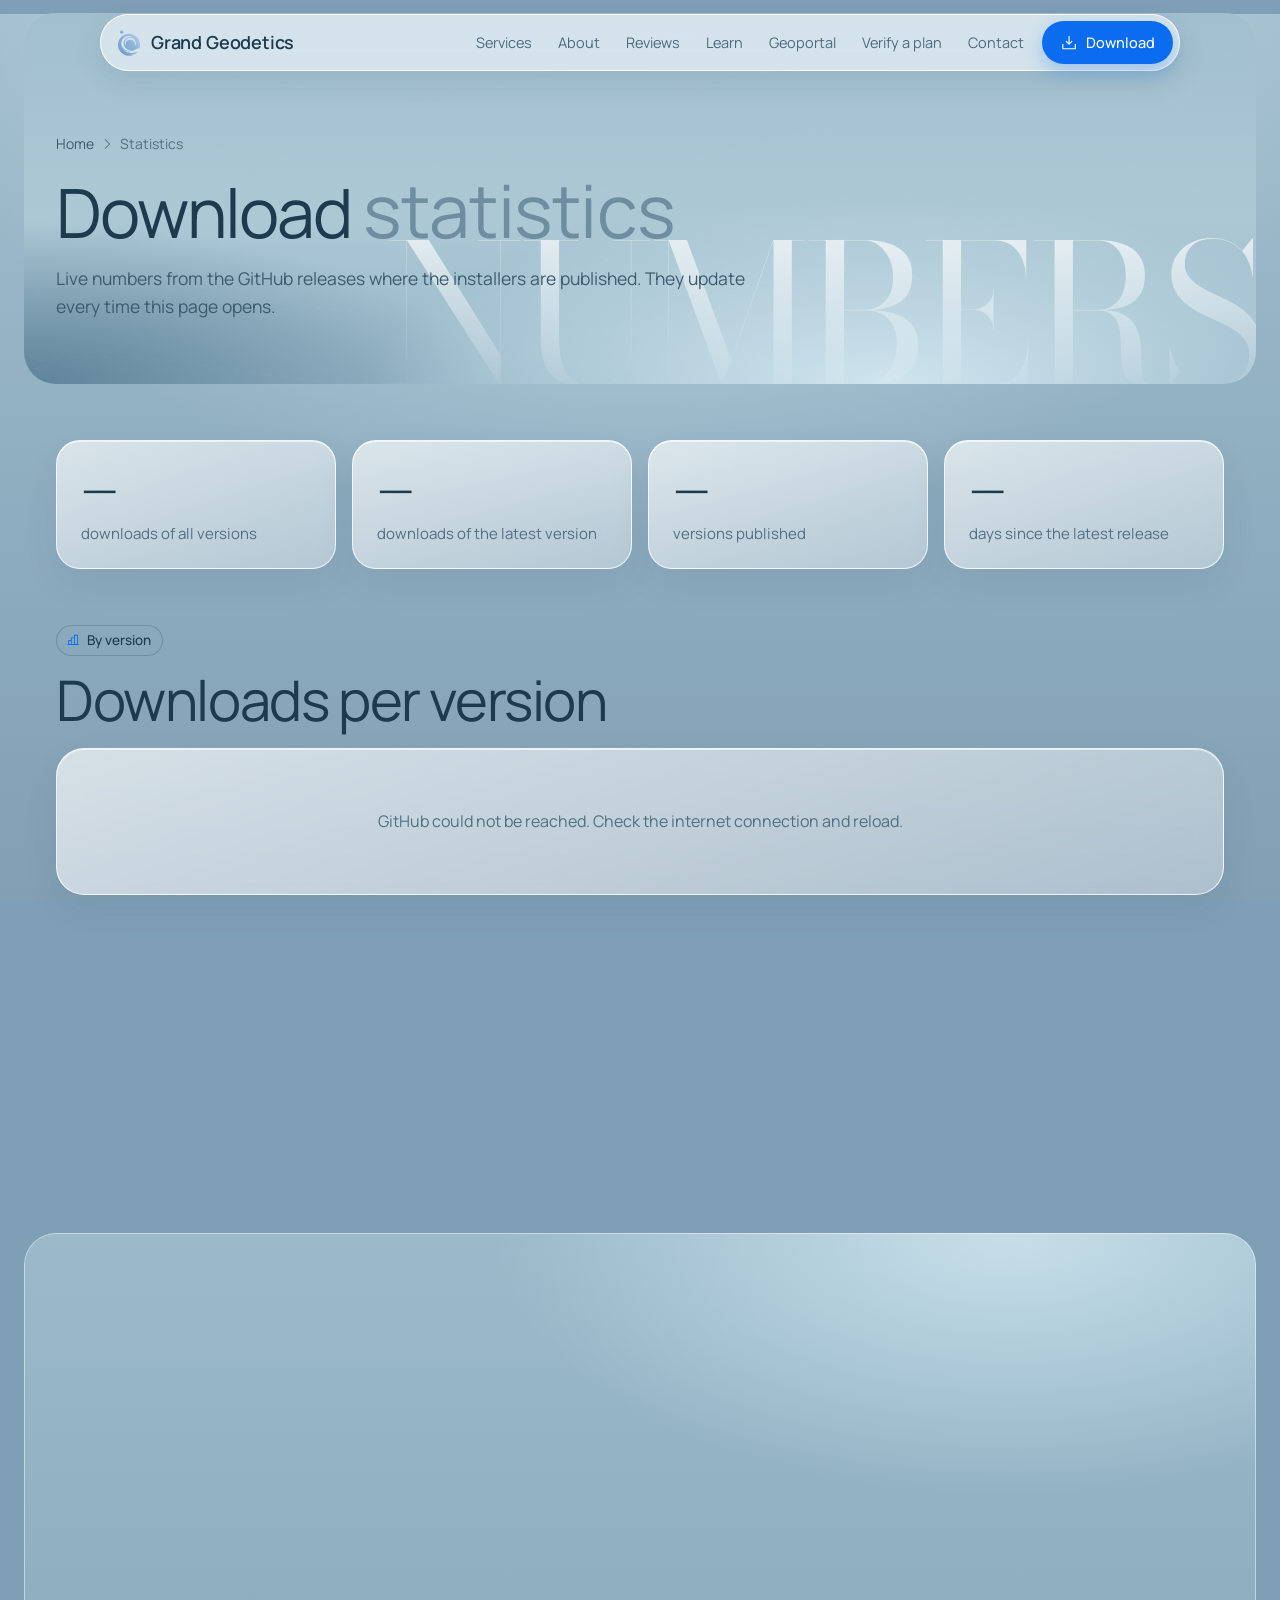
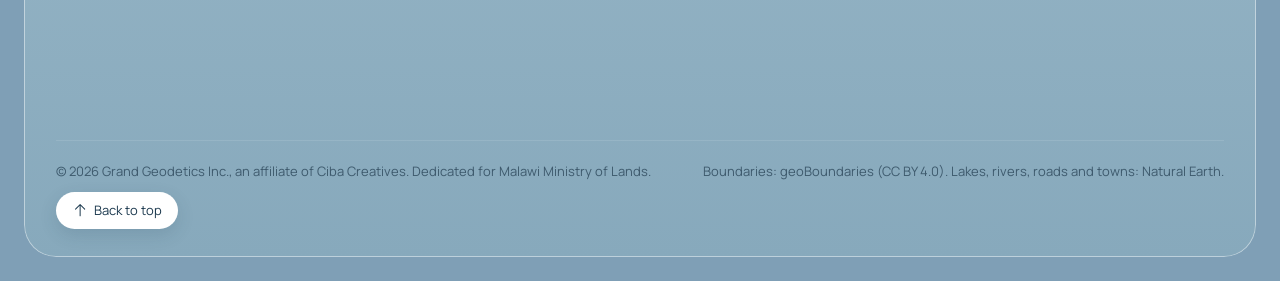
<file: stats/index.html>
<!doctype html>
<html lang="en">
<head>
<meta charset="utf-8">
<meta name="viewport" content="width=device-width, initial-scale=1, viewport-fit=cover">
<title>Download statistics · Land Studio</title>
<meta name="description" content="Live download numbers for every Land Studio version, from GitHub.">
<link rel="canonical" href="https://grandgeodetics.pages.dev/stats/">
<meta property="og:type" content="website">
<meta property="og:site_name" content="Grand Geodetics · Land Studio">
<meta property="og:locale" content="en_GB">
<meta property="og:title" content="Download statistics · Land Studio">
<meta property="og:description" content="Live download numbers for every Land Studio version, from GitHub.">
<meta property="og:url" content="https://grandgeodetics.pages.dev/stats/">
<meta property="og:image" content="https://grandgeodetics.pages.dev/assets/img/og/stats.jpg?v=3">
<meta property="og:image:secure_url" content="https://grandgeodetics.pages.dev/assets/img/og/stats.jpg?v=3">
<meta property="og:image:type" content="image/jpeg">
<meta property="og:image:width" content="1200">
<meta property="og:image:height" content="630">
<meta property="og:image:alt" content="Download statistics · Land Studio">
<meta name="twitter:card" content="summary_large_image">
<meta name="twitter:title" content="Download statistics · Land Studio">
<meta name="twitter:description" content="Live download numbers for every Land Studio version, from GitHub.">
<meta name="twitter:image" content="https://grandgeodetics.pages.dev/assets/img/og/stats.jpg?v=3">
<meta name="twitter:image:alt" content="Download statistics · Land Studio">
<meta name="theme-color" content="#7f9fb6">
<meta name="color-scheme" content="light">
<link rel="icon" href="/favicon.svg" type="image/svg+xml">
<link rel="icon" href="/favicon-32.png" sizes="32x32" type="image/png">
<link rel="apple-touch-icon" href="/apple-touch-icon.png">
<link rel="manifest" href="/site.webmanifest">
<link rel="preload" href="/assets/fonts/outfit-latin-300-normal.woff2" as="font" type="font/woff2" crossorigin>
<link rel="preload" href="/assets/fonts/outfit-latin-400-normal.woff2" as="font" type="font/woff2" crossorigin>
<link rel="stylesheet" href="/assets/css/site.css">
<link rel="stylesheet" href="/assets/css/sky.css">
<link rel="preload" href="/assets/img/icons.svg" as="image" type="image/svg+xml">
<script src="/assets/js/config.js"></script>
<script src="/assets/js/content.js"></script>
</head>
<body>
<a class="skip" href="#main">Skip to content</a>
<div id="siteHeader"></div><script src="/assets/js/layout.js"></script>
<noscript><nav class="wrap" aria-label="Main" style="display:flex;flex-wrap:wrap;gap:14px;padding:16px 0;position:relative;z-index:31"><a href="/">Home</a><a href="/#services">Services</a><a href="/learn/">Learn</a><a href="/geoportal/">Geoportal</a><a href="/verify/">Verify a plan</a><a href="/training/">Training</a><a href="/data/">Open data</a><a href="/#contact">Contact</a></nav></noscript>
<main id="main" class="page">
<header class="phero" data-ghost="NUMBERS" id="top">
  <div class="ir" aria-hidden="true"><i></i><b></b></div><svg class="contour" viewBox="0 0 1200 700" preserveAspectRatio="xMidYMid slice" aria-hidden="true"><g fill="none" stroke="#fff" stroke-width=".8"><path d="M-50 520C150 470 260 560 430 520S760 380 960 430 1180 520 1260 500"/><path d="M-50 450C140 400 280 490 440 450S770 310 970 360 1180 450 1260 430"/><path d="M-50 380C130 330 300 420 450 380S780 240 980 290 1180 380 1260 360"/><path d="M-50 310C120 260 320 350 460 310S790 170 990 220 1180 310 1260 290"/><path d="M-50 240C110 190 340 280 470 240S800 100 1000 150 1180 240 1260 220"/></g></svg><div class="grain"></div>
  <div class="wrap">
    <nav class="crumbs" aria-label="Breadcrumb"><a href="/">Home</a><svg class="ic" aria-hidden="true"><use href="/assets/img/icons.svg#i-caret-right"/></svg><span aria-current="page">Statistics</span></nav>
    <h1>Download <em>statistics</em></h1>
    <p>Live numbers from the GitHub releases where the installers are published. They update every time this page opens.</p>
    
  </div>
</header>
<div class="wrap page"><section>
<div class="stats"><div class="card stat"><b id="stTotal">—</b><span>downloads of all versions</span></div><div class="card stat"><b id="stLatest">—</b><span>downloads of the latest version</span></div><div class="card stat"><b id="stReleases">—</b><span>versions published</span></div><div class="card stat"><b id="stDays">—</b><span>days since the latest release</span></div></div>
<div class="head left" style="margin:56px 0 18px"><span class="label"><svg class="ic" aria-hidden="true"><use href="/assets/img/icons.svg#i-chart-bar"/></svg>By version</span><h2>Downloads per version</h2></div>
<div id="stChart" class="card chartbox reveal"><p class="empty">Loading the numbers from GitHub…</p></div>
<div class="tablebox" style="margin-top:18px"><table class="data"><thead><tr><th>Version</th><th>Released</th><th>File</th><th>Size</th><th>Downloads</th></tr></thead><tbody id="stRows"><tr><td colspan="5" class="empty">Loading…</td></tr></tbody></table></div>
<div class="prose reveal" style="margin-top:28px"><h2><svg class="ic" aria-hidden="true"><use href="/assets/img/icons.svg#i-eye"/></svg>Visitors</h2><p>Visitor numbers (page views, countries, devices) are in the Cloudflare dashboard under this site's Web Analytics. They are private to the site owner.</p></div>
</section></div>
</main>
<footer class="site" id="siteFooter"></footer>
<script src="/assets/js/site.js" defer></script>
<script src="/assets/js/stats.js" defer></script>
</body>
</html>
</file>
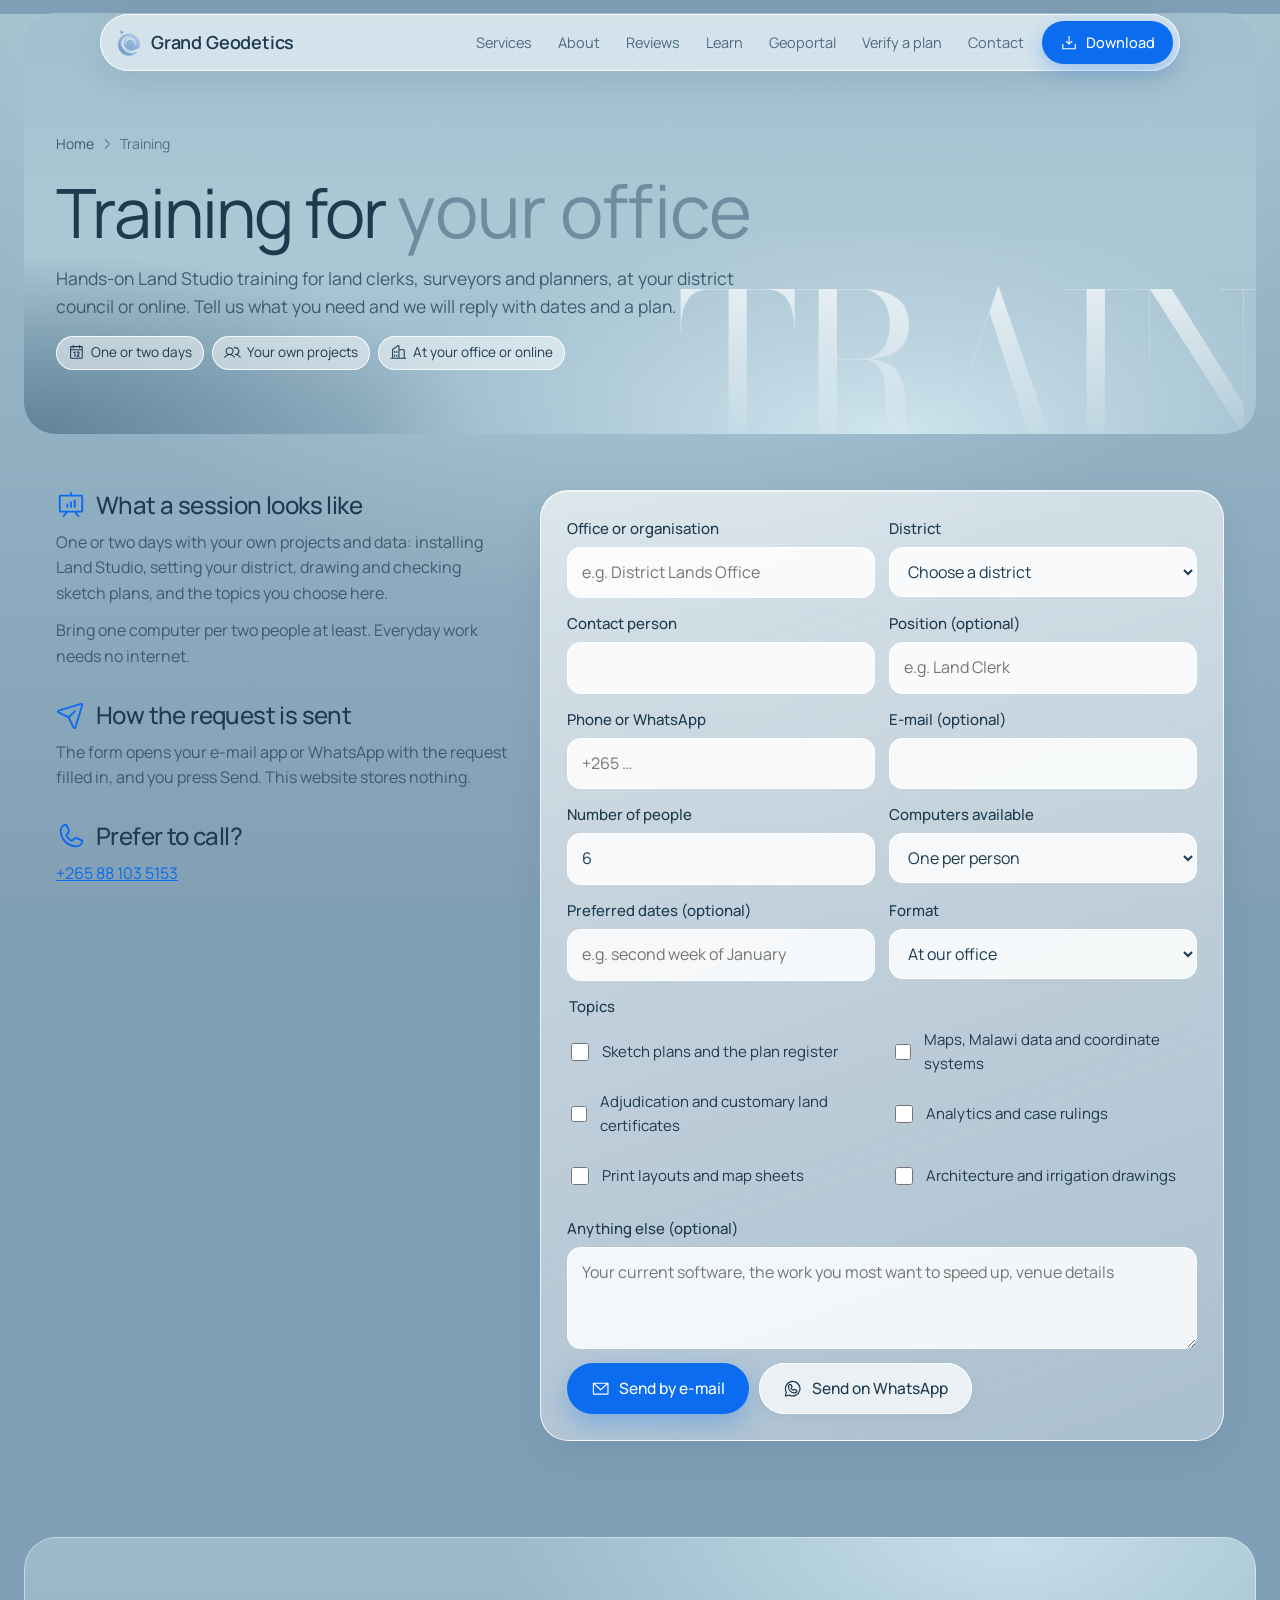
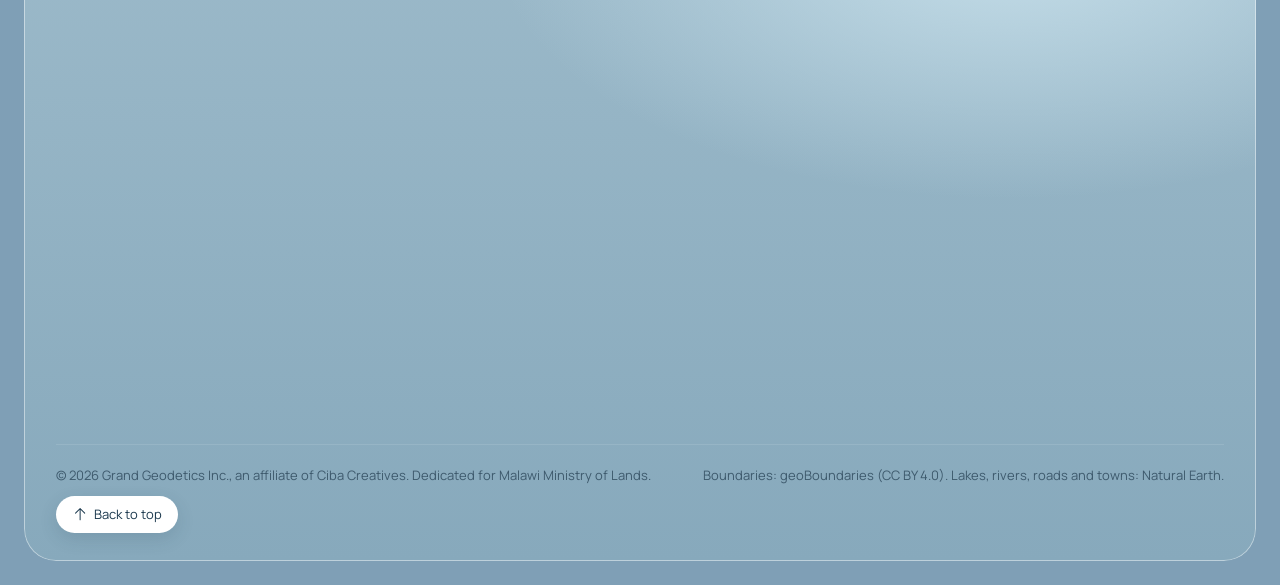
<file: training/index.html>
<!doctype html>
<html lang="en">
<head>
<meta charset="utf-8">
<meta name="viewport" content="width=device-width, initial-scale=1, viewport-fit=cover">
<title>Training for your office · Land Studio</title>
<meta name="description" content="Request Land Studio training for a district council, land office or organisation in Malawi, in person or online.">
<link rel="canonical" href="https://grandgeodetics.pages.dev/training/">
<meta property="og:type" content="website">
<meta property="og:site_name" content="Grand Geodetics · Land Studio">
<meta property="og:locale" content="en_GB">
<meta property="og:title" content="Training for your office · Land Studio">
<meta property="og:description" content="Request Land Studio training for a district council, land office or organisation in Malawi, in person or online.">
<meta property="og:url" content="https://grandgeodetics.pages.dev/training/">
<meta property="og:image" content="https://grandgeodetics.pages.dev/assets/img/og/training.jpg?v=3">
<meta property="og:image:secure_url" content="https://grandgeodetics.pages.dev/assets/img/og/training.jpg?v=3">
<meta property="og:image:type" content="image/jpeg">
<meta property="og:image:width" content="1200">
<meta property="og:image:height" content="630">
<meta property="og:image:alt" content="Training for your office · Land Studio">
<meta name="twitter:card" content="summary_large_image">
<meta name="twitter:title" content="Training for your office · Land Studio">
<meta name="twitter:description" content="Request Land Studio training for a district council, land office or organisation in Malawi, in person or online.">
<meta name="twitter:image" content="https://grandgeodetics.pages.dev/assets/img/og/training.jpg?v=3">
<meta name="twitter:image:alt" content="Training for your office · Land Studio">
<meta name="theme-color" content="#7f9fb6">
<meta name="color-scheme" content="light">
<link rel="icon" href="/favicon.svg" type="image/svg+xml">
<link rel="icon" href="/favicon-32.png" sizes="32x32" type="image/png">
<link rel="apple-touch-icon" href="/apple-touch-icon.png">
<link rel="manifest" href="/site.webmanifest">
<link rel="preload" href="/assets/fonts/outfit-latin-300-normal.woff2" as="font" type="font/woff2" crossorigin>
<link rel="preload" href="/assets/fonts/outfit-latin-400-normal.woff2" as="font" type="font/woff2" crossorigin>
<link rel="stylesheet" href="/assets/css/site.css">
<link rel="stylesheet" href="/assets/css/sky.css">
<link rel="preload" href="/assets/img/icons.svg" as="image" type="image/svg+xml">
<script src="/assets/js/config.js"></script>
<script src="/assets/js/content.js"></script>
</head>
<body>
<a class="skip" href="#main">Skip to content</a>
<div id="siteHeader"></div><script src="/assets/js/layout.js"></script>
<noscript><nav class="wrap" aria-label="Main" style="display:flex;flex-wrap:wrap;gap:14px;padding:16px 0;position:relative;z-index:31"><a href="/">Home</a><a href="/#services">Services</a><a href="/learn/">Learn</a><a href="/geoportal/">Geoportal</a><a href="/verify/">Verify a plan</a><a href="/training/">Training</a><a href="/data/">Open data</a><a href="/#contact">Contact</a></nav></noscript>
<main id="main" class="page">
<header class="phero" data-ghost="TRAIN" id="top">
  <div class="ir" aria-hidden="true"><i></i><b></b></div><svg class="contour" viewBox="0 0 1200 700" preserveAspectRatio="xMidYMid slice" aria-hidden="true"><g fill="none" stroke="#fff" stroke-width=".8"><path d="M-50 520C150 470 260 560 430 520S760 380 960 430 1180 520 1260 500"/><path d="M-50 450C140 400 280 490 440 450S770 310 970 360 1180 450 1260 430"/><path d="M-50 380C130 330 300 420 450 380S780 240 980 290 1180 380 1260 360"/><path d="M-50 310C120 260 320 350 460 310S790 170 990 220 1180 310 1260 290"/><path d="M-50 240C110 190 340 280 470 240S800 100 1000 150 1180 240 1260 220"/></g></svg><div class="grain"></div>
  <div class="wrap">
    <nav class="crumbs" aria-label="Breadcrumb"><a href="/">Home</a><svg class="ic" aria-hidden="true"><use href="/assets/img/icons.svg#i-caret-right"/></svg><span aria-current="page">Training</span></nav>
    <h1>Training for <em>your office</em></h1>
    <p>Hands-on Land Studio training for land clerks, surveyors and planners, at your district council or online. Tell us what you need and we will reply with dates and a plan.</p>
    <div class="meta"><span><svg class="ic" aria-hidden="true"><use href="/assets/img/icons.svg#i-calendar"/></svg>One or two days</span><span><svg class="ic" aria-hidden="true"><use href="/assets/img/icons.svg#i-users"/></svg>Your own projects</span><span><svg class="ic" aria-hidden="true"><use href="/assets/img/icons.svg#i-buildings"/></svg>At your office or online</span></div>
  </div>
</header>
<div class="wrap page">
<section><div class="two two-form">
<div class="prose" data-r="left"><h2><svg class="ic" aria-hidden="true"><use href="/assets/img/icons.svg#i-presentation-chart"/></svg>What a session looks like</h2><p>One or two days with your own projects and data: installing Land Studio, setting your district, drawing and checking sketch plans, and the topics you choose here.</p><p>Bring one computer per two people at least. Everyday work needs no internet.</p><h2><svg class="ic" aria-hidden="true"><use href="/assets/img/icons.svg#i-paper-plane-tilt"/></svg>How the request is sent</h2><p>The form opens your e-mail app or WhatsApp with the request filled in, and you press Send. This website stores nothing.</p><h2><svg class="ic" aria-hidden="true"><use href="/assets/img/icons.svg#i-phone"/></svg>Prefer to call?</h2><p><a href="tel:+265881035153">+265 88 103 5153</a></p></div>
<form class="card form" data-r="right" id="trForm" novalidate>
<div class="grid2"><div class="field"><label for="trOffice">Office or organisation</label><input id="trOffice" autocomplete="organization" placeholder="e.g. District Lands Office"><span class="err">Write the office or organisation.</span></div>
<div class="field"><label for="trDistrict">District</label><select id="trDistrict"><option value="">Choose a district</option><option>Balaka</option><option>Blantyre</option><option>Chikwawa</option><option>Chiradzulu</option><option>Chitipa</option><option>Dedza</option><option>Dowa</option><option>Karonga</option><option>Kasungu</option><option>Likoma</option><option>Lilongwe</option><option>Machinga</option><option>Mangochi</option><option>Mchinji</option><option>Mulanje</option><option>Mwanza</option><option>Mzimba</option><option>Neno</option><option>Nkhata Bay</option><option>Nkhotakota</option><option>Nsanje</option><option>Ntcheu</option><option>Ntchisi</option><option>Phalombe</option><option>Rumphi</option><option>Salima</option><option>Thyolo</option><option>Zomba</option><option>Several districts</option><option>Outside Malawi</option></select><span class="err">Choose the district.</span></div></div>
<div class="grid2"><div class="field"><label for="trName">Contact person</label><input id="trName" autocomplete="name"><span class="err">Write a name we can ask for.</span></div>
<div class="field"><label for="trRole">Position (optional)</label><input id="trRole" autocomplete="organization-title" placeholder="e.g. Land Clerk"></div></div>
<div class="grid2"><div class="field"><label for="trPhone">Phone or WhatsApp</label><input id="trPhone" type="tel" autocomplete="tel" placeholder="+265 …"><span class="err">Write a phone number with at least 7 digits.</span></div>
<div class="field"><label for="trEmail">E-mail (optional)</label><input id="trEmail" type="email" autocomplete="email"><span class="err">Write an address like name@example.com, or leave it empty.</span></div></div>
<div class="grid2"><div class="field"><label for="trPeople">Number of people</label><input id="trPeople" type="number" min="1" max="200" inputmode="numeric" value="6"><span class="err">Between 1 and 200.</span></div>
<div class="field"><label for="trPcs">Computers available</label><select id="trPcs"><option>One per person</option><option>One per two people</option><option>A few shared computers</option><option>Not sure</option></select></div></div>
<div class="grid2"><div class="field"><label for="trDates">Preferred dates (optional)</label><input id="trDates" placeholder="e.g. second week of January"></div>
<div class="field"><label for="trMode">Format</label><select id="trMode"><option>At our office</option><option>Online</option><option>Either</option></select></div></div>
<fieldset class="field" style="border:0;padding:0;margin:0"><legend style="font-weight:500;font-size:15px;margin-bottom:6px">Topics</legend><div class="checks"><label><input type="checkbox" name="mod" value="Sketch plans and the plan register">Sketch plans and the plan register</label><label><input type="checkbox" name="mod" value="Maps, Malawi data and coordinate systems">Maps, Malawi data and coordinate systems</label><label><input type="checkbox" name="mod" value="Adjudication and customary land certificates">Adjudication and customary land certificates</label><label><input type="checkbox" name="mod" value="Analytics and case rulings">Analytics and case rulings</label><label><input type="checkbox" name="mod" value="Print layouts and map sheets">Print layouts and map sheets</label><label><input type="checkbox" name="mod" value="Architecture and irrigation drawings">Architecture and irrigation drawings</label></div></fieldset>
<div class="field"><label for="trNotes">Anything else (optional)</label><textarea id="trNotes" rows="3" placeholder="Your current software, the work you most want to speed up, venue details"></textarea></div>
<div class="row"><button class="btn btn-hot" type="submit"><svg class="ic" aria-hidden="true"><use href="/assets/img/icons.svg#i-envelope-simple"/></svg>Send by e-mail</button><button class="btn btn-soft" type="button" id="trWa"><svg class="ic" aria-hidden="true"><use href="/assets/img/icons.svg#i-whatsapp-logo"/></svg>Send on WhatsApp</button></div>
<p class="msg" id="trMsg" role="status" aria-live="polite"></p>
</form></div></section>
</div>
</main>
<footer class="site" id="siteFooter"></footer>
<script src="/assets/js/site.js" defer></script>
<script src="/assets/js/training.js" defer></script>
</body>
</html>
</file>
<file: assets/css/site.css>
/* Grand Geodetics website — one stylesheet for every page.
   Colour follows 60 / 30 / 10:
   60  neutrals  — page, paper, lines, body text
   30  deep blue — heroes, the dark band, footer, headings, icons
   10  oxblood   — main actions, the active marker, progress, a few data marks */
@font-face{font-family:'Outfit';font-style:normal;font-weight:200;font-display:swap;src:url(/assets/fonts/outfit-latin-200-normal.woff2) format('woff2')}
@font-face{font-family:'Outfit';font-style:normal;font-weight:300;font-display:swap;src:url(/assets/fonts/outfit-latin-300-normal.woff2) format('woff2')}
@font-face{font-family:'Outfit';font-style:normal;font-weight:400;font-display:swap;src:url(/assets/fonts/outfit-latin-400-normal.woff2) format('woff2')}
@font-face{font-family:'Outfit';font-style:normal;font-weight:500;font-display:swap;src:url(/assets/fonts/outfit-latin-500-normal.woff2) format('woff2')}
@font-face{font-family:'Outfit';font-style:normal;font-weight:600;font-display:swap;src:url(/assets/fonts/outfit-latin-600-normal.woff2) format('woff2')}
@font-face{font-family:'Instrument Serif';font-style:italic;font-weight:400;font-display:swap;src:url(/assets/fonts/instrument-serif-latin-400-italic.woff2) format('woff2')}
:root{
  --page:#f4f7fa; --paper:#ffffff; --line:#e2e9f0; --text:#0d2440; --body:#33475b; --muted:#5b6c7d;
  --deep:#0b3561; --navy:#061a33; --blue:#1a5c9e; --sky:#3d8be0; --tint:#e8f0f8; --head2:#1a5c9e;
  --ox:#8e1b2a; --ox2:#b3263a;
  --ok:#1d7a46; --okbg:#eef8f2; --err:#b42318; --errbg:#fdf2f1; --warn:#8a5a00; --warnbg:#fff7e6;
  --band:#081d38; --bandfg:#e6eef7; --bandmuted:#9fb6cf;
  --r-lg:28px; --r-md:20px; --ease:cubic-bezier(.2,.7,.2,1);
}
@media (prefers-color-scheme:dark){:root:not([data-theme="light"]){
  --page:#0a1522; --paper:#0f1d2e; --line:#22364e; --text:#e8f0f8; --body:#c3d2e1; --muted:#9db0c4;
  --deep:#cfe2f6; --blue:#7fb4ec; --sky:#9cc8f5; --tint:#14273d; --head2:#8fc0f0;
  --okbg:#10291c; --ok:#7fd3a2; --errbg:#2e1414; --err:#f09a8f; --warnbg:#2c2210; --warn:#f0c46e; --band:#06111e; color-scheme:dark}}
:root[data-theme="dark"]{
  --page:#0a1522; --paper:#0f1d2e; --line:#22364e; --text:#e8f0f8; --body:#c3d2e1; --muted:#9db0c4;
  --deep:#cfe2f6; --blue:#7fb4ec; --sky:#9cc8f5; --tint:#14273d; --head2:#8fc0f0;
  --okbg:#10291c; --ok:#7fd3a2; --errbg:#2e1414; --err:#f09a8f; --warnbg:#2c2210; --warn:#f0c46e; --band:#06111e; color-scheme:dark}
*{box-sizing:border-box}
html{scroll-behavior:smooth;scroll-padding-top:96px;overflow-x:clip}
body{margin:0;background:var(--page);color:var(--text);font-family:'Outfit','Segoe UI',system-ui,sans-serif;font-size:16px;line-height:1.6;-webkit-font-smoothing:antialiased;overflow-x:clip}
a{color:inherit}
img{max-width:100%;display:block;height:auto}
h1,h2,h3{font-weight:400;letter-spacing:-.025em;line-height:1.06;margin:0;text-wrap:balance}
p{margin:0}
.wrap{max-width:1200px;margin:0 auto;padding-left:max(16px,env(safe-area-inset-left,0px));padding-right:max(16px,env(safe-area-inset-right,0px))}
:focus-visible{outline:2px solid var(--sky);outline-offset:3px;border-radius:8px}
.skip{position:absolute;left:-999px;top:8px;background:var(--paper);color:var(--text);padding:10px 14px;border-radius:10px;z-index:100}.skip:focus{left:8px}
.sr{position:absolute;width:1px;height:1px;overflow:hidden;clip:rect(0 0 0 0);white-space:nowrap}
.ic{width:1.25em;height:1.25em;fill:currentColor;flex:none;display:inline-block;vertical-align:-.22em}
.grain{position:absolute;inset:0;pointer-events:none;opacity:.13;mix-blend-mode:overlay;z-index:1;background-image:url("data:image/svg+xml,%3Csvg xmlns='http://www.w3.org/2000/svg' width='180' height='180'%3E%3Cfilter id='n'%3E%3CfeTurbulence type='fractalNoise' baseFrequency='.85' numOctaves='3' stitchTiles='stitch'/%3E%3CfeColorMatrix values='0 0 0 0 1 0 0 0 0 1 0 0 0 0 1 0 0 0 .6 0'/%3E%3C/filter%3E%3Crect width='180' height='180' filter='url(%23n)'/%3E%3C/svg%3E")}

/* ---------- buttons ---------- */
.btn{display:inline-flex;align-items:center;justify-content:center;gap:9px;border-radius:999px;font:inherit;font-weight:500;font-size:15.5px;padding:13px 24px;text-decoration:none;cursor:pointer;border:0;min-height:48px;transition:filter .2s,background-color .2s,box-shadow .2s,color .2s}
.btn .ic{transition:transform .25s var(--ease)}
.btn:hover .ic.go{transform:translate(2px,-2px)}.btn:hover .ic.dn{transform:translateY(2px)}
.btn-hot{color:#fff;background:linear-gradient(180deg,var(--ox2),var(--ox));box-shadow:0 8px 22px rgba(142,27,42,.28),0 1px 0 rgba(255,255,255,.2) inset}
.btn-hot:hover{filter:brightness(1.08)}
.btn-line{color:#fff;background:transparent;box-shadow:0 0 0 1px rgba(255,255,255,.45) inset}.btn-line:hover{background:rgba(255,255,255,.08)}
.btn-soft{color:var(--text);background:var(--paper);box-shadow:0 0 0 1px var(--line) inset}.btn-soft:hover{box-shadow:0 0 0 1px var(--blue) inset}
.btn-soft.on{background:var(--deep);color:var(--paper);box-shadow:none}
.btn-sm{padding:8px 14px;min-height:40px;font-size:14px}
.btns{display:flex;gap:10px;flex-wrap:wrap;align-items:center}

/* ---------- progress + pill nav ---------- */
.progress{position:fixed;inset:0 0 auto;height:3px;z-index:40;pointer-events:none}
.progress i{display:block;height:100%;transform-origin:0 50%;transform:scaleX(var(--p,0));background:linear-gradient(90deg,var(--ox),#d0394d)}
.navwrap{position:sticky;top:calc(env(safe-area-inset-top,0px) + 14px);z-index:30;margin-top:14px;padding-left:max(16px,env(safe-area-inset-left,0px));padding-right:max(16px,env(safe-area-inset-right,0px))}
.nav{max-width:1080px;margin:0 auto;display:flex;align-items:center;gap:6px;background:var(--paper);border-radius:999px;padding:7px 7px 7px 16px;box-shadow:0 10px 30px rgba(13,36,64,.12),0 0 0 1px rgba(13,36,64,.06);transition:background-color .3s,box-shadow .3s}
.brand{display:flex;align-items:center;gap:9px;text-decoration:none;font-weight:500;font-size:18px;letter-spacing:-.02em;margin-right:auto;white-space:nowrap;color:var(--text)}
.brand img{width:26px;height:26px}
.links{display:flex;gap:2px}
.links a{position:relative;text-decoration:none;font-size:14.5px;color:var(--muted);padding:8px 12px;border-radius:999px;white-space:nowrap;transition:color .2s,background-color .2s}
.links a:hover{color:var(--text)}
.links a.on{color:var(--text);background:var(--page);font-weight:500}
.links a.on::after{content:"";position:absolute;left:50%;bottom:3px;width:5px;height:5px;margin-left:-2.5px;border-radius:50%;background:var(--ox2)}
.cta{display:inline-flex;align-items:center;gap:8px;color:#fff;background:linear-gradient(180deg,var(--ox2),var(--ox));text-decoration:none;font-weight:500;font-size:14.5px;padding:10px 18px;border-radius:999px;white-space:nowrap;min-height:42px}
.cta:hover{filter:brightness(1.08)}
.menu{display:none;border:0;width:42px;height:42px;border-radius:50%;background:var(--page);color:var(--text);cursor:pointer;place-items:center;font-size:20px}
.navwrap.ondark .nav{background:rgba(255,255,255,.09);backdrop-filter:blur(14px);-webkit-backdrop-filter:blur(14px);box-shadow:0 0 0 1px rgba(255,255,255,.16) inset}
.navwrap.ondark .brand{color:#fff}
.navwrap.ondark .links a{color:rgba(238,245,251,.75)}.navwrap.ondark .links a:hover{color:#fff}
.navwrap.ondark .links a.on{background:rgba(255,255,255,.13);color:#fff}
.navwrap.ondark .menu{background:rgba(255,255,255,.12);color:#fff}
.mnav{display:none}
@media (max-width:960px){.links{display:none}.menu{display:grid}
  .mnav.open{display:grid;grid-template-columns:minmax(0,1fr) minmax(0,1fr);gap:4px;position:absolute;left:max(16px,env(safe-area-inset-left,0px));right:max(16px,env(safe-area-inset-right,0px));top:calc(100% + 8px);background:var(--paper);border-radius:22px;padding:10px;box-shadow:0 14px 34px rgba(13,36,64,.2);max-height:calc(100dvh - 110px);overflow:auto}
  .mnav a{display:flex;align-items:center;gap:10px;text-decoration:none;padding:12px;border-radius:14px;color:var(--text);min-height:48px}
  .mnav a .ic{color:var(--blue)}
  .mnav a:hover,.mnav a[aria-current]{background:var(--page)}
  .mnav hr{grid-column:1/-1;border:0;border-top:1px solid var(--line);margin:4px 0;width:100%}}
@media (max-width:420px){.cta span{display:none}.cta{padding:10px 13px}}

/* ---------- moving infrared field (hero, page heroes, download) ---------- */
.ir{position:absolute;inset:0;z-index:0;overflow:hidden;background:linear-gradient(180deg,#061a33,#0b3561 55%,#0e3f74)}
.ir::before,.ir::after,.ir i,.ir b{content:"";position:absolute;border-radius:50%;pointer-events:none;will-change:transform}
.ir::before{width:75%;height:95%;right:-22%;bottom:-45%;background:radial-gradient(closest-side,#8a1a2b 0%,#5a1630 45%,rgba(58,21,48,0) 100%);animation:ember 16s ease-in-out infinite alternate}
.ir::after{width:70%;height:85%;left:-18%;top:-35%;background:radial-gradient(closest-side,rgba(42,120,200,.95),rgba(31,102,173,0));animation:cool 21s ease-in-out infinite alternate}
.ir i{width:45%;height:60%;left:35%;top:10%;background:radial-gradient(closest-side,rgba(110,170,230,.28),rgba(110,170,230,0));animation:haze 26s ease-in-out infinite alternate}
.ir b{width:30%;height:40%;left:60%;top:40%;translate:-50% -50%;background:radial-gradient(closest-side,rgba(160,205,245,.16),rgba(160,205,245,0));transition:left 1.2s var(--ease),top 1.2s var(--ease)}
@keyframes ember{0%{transform:translate(0,0) scale(1)}35%{transform:translate(-16%,-12%) scale(1.12)}70%{transform:translate(-30%,-2%) scale(.94)}100%{transform:translate(-8%,-18%) scale(1.08)}}
@keyframes cool{0%{transform:translate(0,0) scale(1)}50%{transform:translate(22%,14%) scale(1.1)}100%{transform:translate(8%,26%) scale(.92)}}
@keyframes haze{0%{transform:translate(0,0)}50%{transform:translate(-30%,20%)}100%{transform:translate(25%,-10%)}}
.contour{position:absolute;inset:0;width:100%;height:100%;opacity:.14;z-index:0;pointer-events:none}
.contour path{stroke-dasharray:6 10;animation:flow 30s linear infinite}
.contour path:nth-child(even){animation-duration:42s;animation-direction:reverse}
@keyframes flow{to{stroke-dashoffset:-320}}

/* ---------- home hero ---------- */
.hero{position:relative;overflow:hidden;margin-top:-76px;padding-top:110px;border-radius:0 0 var(--r-lg) var(--r-lg);background:#0b3561;color:#eef5fb;isolation:isolate}
.hero .wrap{position:relative;z-index:2;padding-bottom:30px}
.hcopy{text-align:center;display:flex;flex-direction:column;align-items:center;gap:18px;padding:56px 0 44px}
.hcopy h1{font-weight:300;font-size:clamp(44px,7vw,90px);line-height:1.02;letter-spacing:-.04em;max-width:11em;color:#f3f7fb}
.hcopy h1 em,.phero h1 em{font-family:'Instrument Serif',Georgia,serif;font-style:italic;font-weight:400;letter-spacing:-.01em;font-size:1.08em}
.hcopy p{font-size:17.5px;color:rgba(238,245,251,.78);max-width:30em}
.hcopy .btns{justify-content:center}
.rcards{display:grid;grid-template-columns:minmax(0,.9fr) minmax(0,1.15fr) minmax(0,1.35fr);gap:14px;max-width:1000px;margin:0 auto;align-items:end}
.rc{background:#fff;color:#0d2440;border-radius:18px;padding:16px 18px 18px;box-shadow:0 20px 40px rgba(6,26,51,.25)}
.rc.mid{padding-bottom:26px;transform:translateY(-14px)}
.rc h3{font-size:15px;font-weight:500;letter-spacing:0;display:flex;align-items:center;gap:7px}
.rc h3 .ic{color:#1a5c9e}
.rc small{display:block;color:#5b6c7d;font-size:12.5px}
.ring{display:flex;align-items:center;gap:14px;margin-top:10px}.ring svg{flex:none}
.ring b{font-weight:400;font-size:20px;letter-spacing:-.02em;white-space:nowrap}
.big{font-weight:300;font-size:40px;letter-spacing:-.04em;line-height:1.1;margin-top:8px;font-variant-numeric:tabular-nums}
.big sub{font-size:15px;letter-spacing:0;color:#5b6c7d;vertical-align:baseline;margin-left:4px}
.bar{height:6px;border-radius:6px;background:#eef1f5;margin-top:10px;overflow:hidden}.bar i{display:block;height:100%;width:86%;background:linear-gradient(90deg,var(--ox2),var(--ox));border-radius:6px;transform-origin:0 50%;transition:transform 1.4s var(--ease) 1.4s}
.xy{display:grid;grid-template-columns:auto auto;gap:4px 24px;margin-top:10px;justify-content:start}
.xy small{font-size:12px}.xy b{font-weight:400;font-size:24px;letter-spacing:-.02em;font-variant-numeric:tabular-nums;white-space:nowrap}
.spark{margin-top:6px;display:block;width:100%;height:30px}
.spark path{stroke-dasharray:420;transition:stroke-dashoffset 1.8s ease 1.5s}
.ring .arc{stroke-dashoffset:12;transition:stroke-dashoffset 1.6s var(--ease) 1.3s}
.scrollcue{display:flex;justify-content:center;margin-top:22px;color:rgba(238,245,251,.6);font-size:13px;gap:6px;align-items:center}
.scrollcue .ic{animation:bob 2.2s ease-in-out infinite}
@keyframes bob{50%{transform:translateY(4px)}}
@media (max-width:760px){.hcopy{padding:36px 0 30px}.rcards{grid-template-columns:minmax(0,1fr) minmax(0,1fr)}.rc.mid{transform:none;padding-bottom:18px}.rc.wide{grid-column:1/-1}.big{font-size:32px}.ring{gap:10px}.ring svg{width:46px;height:46px}.ring b{font-size:18px}.scrollcue{display:none}}
@media (max-width:420px){.xy b{font-size:21px}}

/* ---------- page hero (every other page) ---------- */
.phero{position:relative;overflow:hidden;margin-top:-76px;padding-top:120px;border-radius:0 0 var(--r-lg) var(--r-lg);background:#0b3561;color:#eef5fb;isolation:isolate}
.phero .wrap{position:relative;z-index:2;padding-bottom:64px;display:flex;flex-direction:column;gap:16px;align-items:flex-start}
.crumbs{display:flex;align-items:center;gap:6px;font-size:14px;color:rgba(238,245,251,.65)}
.crumbs a{text-decoration:none;color:rgba(238,245,251,.85)}.crumbs a:hover{color:#fff}
.crumbs .ic{width:1em;height:1em}
.phero h1{font-weight:300;font-size:clamp(38px,5.6vw,68px);letter-spacing:-.035em;max-width:14em;color:#f3f7fb;line-height:1.04}
.phero p{font-size:17.5px;color:rgba(238,245,251,.78);max-width:40em}
.phero .meta{display:flex;flex-wrap:wrap;gap:8px}
.phero .meta span{display:inline-flex;align-items:center;gap:6px;font-size:13.5px;color:#dce8f5;padding:6px 12px;border-radius:999px;background:rgba(255,255,255,.08);box-shadow:0 0 0 1px rgba(255,255,255,.14) inset}
@media (max-width:600px){.phero{padding-top:104px}.phero .wrap{padding-bottom:44px}}

/* ---------- section scaffolding ---------- */
section{padding-top:104px}
.page section:first-child{padding-top:56px}
.head{display:flex;flex-direction:column;align-items:center;text-align:center;gap:14px;margin-bottom:44px}
.head.left{align-items:flex-start;text-align:left}
.head h2{font-size:clamp(34px,4.6vw,56px)}
.head h2 .tone{color:var(--head2)}
.head p{color:var(--muted);font-size:17.5px;max-width:36em}
.label{display:inline-flex;align-items:center;gap:7px;color:var(--blue);font-size:13.5px;font-weight:500;padding:5px 12px 5px 10px;border-radius:999px;box-shadow:0 0 0 1px color-mix(in srgb,var(--blue) 35%,transparent) inset}
.label .ic{width:1.05em;height:1.05em}
.card{background:var(--paper);border-radius:var(--r-md);box-shadow:0 0 0 1px var(--line)}
.tile{width:44px;height:44px;border-radius:13px;display:grid;place-items:center;background:var(--tint);color:var(--blue);font-size:22px;flex:none;transition:background-color .3s,color .3s,transform .3s var(--ease)}
.lift:hover .tile{background:var(--ox);color:#fff;transform:rotate(-6deg)}
@media (hover:hover){.lift{transition:box-shadow .3s,transform .3s var(--ease)}.lift:hover{transform:translateY(-4px);box-shadow:0 0 0 1px var(--line),0 18px 36px rgba(13,36,64,.12)}}
.h2{font-size:clamp(26px,3.2vw,34px);margin:52px 0 18px}
.empty{text-align:center;padding:40px 20px;color:var(--muted)}

/* ---------- numbers ---------- */
.nums{display:grid;grid-template-columns:repeat(4,minmax(0,1fr));gap:16px}
.num{padding:24px;display:flex;flex-direction:column;gap:40px;min-height:230px}
.num .top{display:flex;justify-content:space-between;align-items:flex-start;gap:10px}
.num b{font-size:clamp(46px,5vw,64px);font-weight:300;letter-spacing:-.04em;line-height:1;color:var(--deep);font-variant-numeric:tabular-nums}
.num h3{font-size:18px;font-weight:500;letter-spacing:-.01em}
.num p{color:var(--muted);font-size:14.5px}
.num .bottom{display:flex;flex-direction:column;gap:4px;margin-top:auto}
@media (max-width:900px){.nums{grid-template-columns:repeat(2,minmax(0,1fr))}}
@media (max-width:480px){.nums{gap:10px}.num{min-height:0;gap:16px;padding:16px}.num b{font-size:40px}.num h3{font-size:16px}.num p{font-size:13.5px}.num .tile{width:36px;height:36px;font-size:18px;border-radius:11px}}

/* ---------- workspaces on blueprint ---------- */
.blueprint{margin-top:104px;padding-block:96px;background-color:var(--paper);background-image:linear-gradient(var(--line) 1px,transparent 1px),linear-gradient(90deg,var(--line) 1px,transparent 1px),linear-gradient(color-mix(in srgb,var(--line) 55%,transparent) 1px,transparent 1px),linear-gradient(90deg,color-mix(in srgb,var(--line) 55%,transparent) 1px,transparent 1px);background-size:96px 96px,96px 96px,24px 24px,24px 24px;border-block:1px solid var(--line)}
.blueprint section{padding-top:0}
.bento{display:grid;grid-template-columns:repeat(3,minmax(0,1fr));gap:16px}
.ws{padding:22px;display:flex;flex-direction:column;gap:10px;overflow:hidden}
.ws .tagrow{display:flex;align-items:center;gap:10px}
.ws .tag{font-size:13px;font-weight:500;color:var(--blue)}
.ws h3{font-size:22px;font-weight:500;letter-spacing:-.02em}
.ws p{color:var(--muted);font-size:15px}
.ws .shot{margin-top:auto;border-radius:12px;box-shadow:0 0 0 1px var(--line);aspect-ratio:16/10;object-fit:cover;object-position:top left;width:100%;transition:scale 1.4s var(--ease)}
.ws.wide{grid-column:span 2}.ws.wide .shot{aspect-ratio:16/8}
.ws.full{grid-column:1/-1;display:grid;grid-template-columns:minmax(0,1fr) minmax(0,1.3fr);gap:24px;align-items:center}
.ws.full .txt{display:flex;flex-direction:column;gap:10px}
.ws.full .shot{margin:0;aspect-ratio:16/7}
.ws .art{border-radius:12px;aspect-ratio:16/7;background:linear-gradient(135deg,var(--tint),var(--page));display:grid;place-items:center;box-shadow:0 0 0 1px var(--line)}
.ws .art .pick{fill:var(--ox);fill-opacity:.18;stroke:var(--ox);stroke-width:2}
@media (max-width:900px){.bento{grid-template-columns:repeat(2,minmax(0,1fr))}.ws.full{grid-template-columns:minmax(0,1fr)}}
@media (max-width:600px){.bento{grid-template-columns:minmax(0,1fr)}.ws.wide{grid-column:auto}}

/* ---------- steps (a real sequence, so numbered) ---------- */
.steps{list-style:none;margin:0;padding:0;display:grid;grid-template-columns:repeat(4,minmax(0,1fr));gap:16px;counter-reset:s;position:relative}
.steps li{padding:24px 22px;display:flex;flex-direction:column;gap:8px;position:relative}
.steps .n{display:flex;align-items:center;justify-content:space-between;margin-bottom:8px}
.steps .n::before{counter-increment:s;content:counter(s);width:40px;height:40px;border-radius:50%;display:grid;place-items:center;font-weight:500;color:#fff;background:var(--ox);transition:scale .6s cubic-bezier(.3,1.6,.5,1),opacity .4s}
.steps .n .ic{font-size:24px;color:var(--blue)}
.steps h3{font-size:19px;font-weight:500}
.steps p{color:var(--muted);font-size:15px}
.track{position:absolute;left:4%;right:4%;top:44px;height:2px;background:repeating-linear-gradient(90deg,var(--line) 0 8px,transparent 8px 14px);z-index:-1}
@media (max-width:900px){.steps{grid-template-columns:repeat(2,minmax(0,1fr))}.track{display:none}}
@media (max-width:480px){.steps{grid-template-columns:minmax(0,1fr)}}

/* ---------- video ---------- */
.video{position:relative;border-radius:var(--r-lg);overflow:hidden;aspect-ratio:16/9;background:#0b1e33;box-shadow:0 30px 60px rgba(6,26,51,.18)}
.video img,.video video,.video iframe{width:100%;height:100%;object-fit:cover;display:block;border:0}
.playbtn{all:unset;position:absolute;inset:0;cursor:pointer}
.play{position:absolute;left:22px;bottom:22px;display:flex;align-items:center;gap:12px;color:#fff;font-weight:500;text-shadow:0 1px 8px rgba(0,0,0,.35)}
.play span{width:72px;height:72px;border-radius:50%;display:grid;place-items:center;background:var(--ox);box-shadow:0 0 0 0 rgba(179,38,58,.6);animation:pulse 2.6s infinite;font-size:28px}
@keyframes pulse{70%{box-shadow:0 0 0 18px rgba(179,38,58,0)}100%{box-shadow:0 0 0 0 rgba(179,38,58,0)}}
.vnote{display:flex;gap:16px;flex-wrap:wrap;justify-content:center;margin-top:16px;color:var(--muted);font-size:14.5px}
.vnote a{display:inline-flex;align-items:center;gap:7px;text-decoration:none;color:var(--blue);font-weight:500}
@media (max-width:520px){.play span{width:56px;height:56px;font-size:22px}.play{left:14px;bottom:14px}}

/* ---------- why: dark band ---------- */
.band{position:relative;margin:104px auto 0;max-width:1232px;background:var(--band);color:var(--bandfg);overflow:hidden;border-radius:var(--r-lg)}
.band .wrap{position:relative;z-index:2;padding-block:84px}
.band .head p{color:var(--bandmuted)}
.band .head h2 .tone{color:#9cc8f5}
.band .label{color:#cfe2f6;box-shadow:0 0 0 1px rgba(207,226,246,.35) inset}
.band svg.cl{position:absolute;inset:0;width:100%;height:100%;opacity:.55;z-index:0}
.band svg.cl ellipse{stroke-dasharray:2600;stroke-dashoffset:2600;transition:stroke-dashoffset 3s ease}
.band.in svg.cl ellipse,html:not(.js-anim) .band svg.cl ellipse{stroke-dashoffset:0}
.whys{display:grid;grid-template-columns:repeat(3,minmax(0,1fr));gap:14px}
.whys > div{padding:24px;border-radius:var(--r-md);background:repeating-linear-gradient(90deg,rgba(255,255,255,.03) 0 2px,transparent 2px 10px),rgba(255,255,255,.05);box-shadow:0 0 0 1px rgba(255,255,255,.1) inset;display:flex;flex-direction:column;gap:10px;transition:background-color .3s}
.whys > div:hover{background-color:rgba(255,255,255,.08)}
.whys .tile{background:rgba(156,200,245,.12);color:#9cc8f5}
.whys > div:hover .tile{background:var(--ox);color:#fff}
.whys h3{font-size:20px;font-weight:500}
.whys p{color:var(--bandmuted);font-size:15px}
@media (max-width:900px){.whys{grid-template-columns:repeat(2,minmax(0,1fr))}}
@media (max-width:560px){.whys{grid-template-columns:minmax(0,1fr)}.band{border-radius:0}}

/* ---------- geoportal teaser ---------- */
.portal{display:grid;grid-template-columns:minmax(0,1fr) minmax(0,1.15fr);gap:36px;align-items:center;padding:36px}
.portal .copy{display:flex;flex-direction:column;gap:16px;align-items:flex-start}
.portal h2{font-size:clamp(30px,3.6vw,44px)}
.portal p{color:var(--muted);font-size:17px}
.chips{list-style:none;padding:0;margin:0;display:flex;flex-wrap:wrap;gap:8px}
.chips li{display:inline-flex;align-items:center;gap:6px;font-size:14px;color:var(--text);background:var(--page);padding:6px 11px;border-radius:999px}
.chips li .ic{color:var(--blue)}
.portal .imgbox{border-radius:16px;overflow:hidden;box-shadow:0 0 0 1px var(--line),0 20px 40px rgba(13,36,64,.12)}
.portal img{transition:clip-path 1.2s cubic-bezier(.7,0,.2,1) .2s}
@media (max-width:900px){.portal{grid-template-columns:minmax(0,1fr);padding:22px}}

/* ---------- resources + auto-scrolling strip ---------- */
.res{display:grid;grid-template-columns:repeat(4,minmax(0,1fr));gap:16px}
.res a{padding:24px;text-decoration:none;display:flex;flex-direction:column;gap:12px}
.res h3{font-size:19px;font-weight:500;display:flex;align-items:center;gap:6px}
.res h3 .ic{color:var(--muted);font-size:16px;transition:transform .25s var(--ease),color .25s}
.res a:hover h3 .ic{transform:translate(2px,-2px);color:var(--ox)}
.res p{color:var(--muted);font-size:15px}
@media (max-width:900px){.res{grid-template-columns:repeat(2,minmax(0,1fr))}}
@media (max-width:520px){.res{grid-template-columns:minmax(0,1fr)}}
.stripbar{display:flex;justify-content:space-between;align-items:center;gap:12px;margin:44px 0 14px;flex-wrap:wrap}
.stripbar h3{font-size:22px;font-weight:500}
.stripbar small{display:inline-flex;align-items:center;gap:7px;color:var(--muted);font-size:13.5px}
.stripbar small i{width:7px;height:7px;border-radius:50%;background:#2a9d5c;display:inline-block;transition:background-color .3s}
.stripbar.paused small i{background:var(--ox2)}
.strip{display:flex;gap:16px;overflow-x:auto;scrollbar-width:none;-webkit-mask-image:linear-gradient(90deg,transparent,#000 4%,#000 96%,transparent);mask-image:linear-gradient(90deg,transparent,#000 4%,#000 96%,transparent);padding:6px 2px 14px;overscroll-behavior-x:contain}
.strip::-webkit-scrollbar{display:none}
.strip a{flex:0 0 clamp(250px,30vw,340px);text-decoration:none;overflow:hidden;display:flex;flex-direction:column}
.strip img{aspect-ratio:16/9;object-fit:cover;object-position:top;width:100%;border-bottom:1px solid var(--line);pointer-events:none;user-select:none;-webkit-user-drag:none}
.strip .meta{padding:14px 16px;display:flex;justify-content:space-between;gap:10px;align-items:center}
.strip b{font-weight:500;display:flex;align-items:center;gap:8px}
.strip b .ic{color:var(--blue)}
.strip small{color:var(--muted);font-size:13px}

/* ---------- download ---------- */
.dl{position:relative;overflow:hidden;border-radius:var(--r-lg);padding:44px;display:grid;grid-template-columns:minmax(0,1.3fr) minmax(0,1fr);gap:28px;background:#0b3561;color:#eef5fb;isolation:isolate}
.dl > .copy,.dl > .req{position:relative;z-index:2}
.dl .copy{display:flex;flex-direction:column;gap:16px;align-items:flex-start}
.dl h2{font-size:clamp(32px,4vw,50px);font-weight:300;color:#f3f7fb}
.dl p{color:rgba(238,245,251,.78)}
.dl .label,.phero .label{color:#cfe2f6;box-shadow:0 0 0 1px rgba(207,226,246,.4) inset}
.req{list-style:none;margin:0;padding:8px 20px;border-radius:var(--r-md);align-self:start;background:rgba(255,255,255,.07);box-shadow:0 0 0 1px rgba(255,255,255,.14) inset}
.req li{display:flex;align-items:center;gap:12px;font-size:15px;padding:14px 0;border-bottom:1px solid rgba(255,255,255,.12)}
.req li:last-child{border:0}
.req .ic{color:#9cc8f5;font-size:20px}
.req span{color:rgba(238,245,251,.7)}
.req b{font-weight:500;margin-left:auto;text-align:right}
details.ss{font-size:15px;color:rgba(238,245,251,.75);background:rgba(255,255,255,.07);border-radius:14px;padding:12px 16px;width:100%}
details.ss summary{cursor:pointer;color:#fff;font-weight:500;display:flex;align-items:center;gap:8px;list-style:none}
details.ss summary::-webkit-details-marker{display:none}
details.ss summary .ic:last-child{margin-left:auto;transition:transform .25s}
details.ss[open] summary .ic:last-child{transform:rotate(180deg)}
details.ss p{margin-top:8px}
@media (max-width:860px){.dl{grid-template-columns:minmax(0,1fr);padding:26px}}

/* ---------- support ---------- */
.sup{display:grid;grid-template-columns:repeat(3,minmax(0,1fr));gap:16px}
.sup .card{padding:22px;display:flex;flex-direction:column;gap:6px}
.sup .card .tile{margin-bottom:8px}
.sup small{color:var(--muted)}
.sup .n{font-size:23px;font-weight:500;font-variant-numeric:tabular-nums;user-select:all}
.copy-btn{align-self:flex-start;margin-top:6px;font:inherit;font-size:13.5px;border:0;border-radius:999px;padding:8px 14px;background:var(--page);color:var(--text);cursor:pointer;box-shadow:0 0 0 1px var(--line) inset;display:inline-flex;gap:6px;align-items:center;min-height:38px}
.copy-btn.ok{color:var(--ok);box-shadow:0 0 0 1px var(--ok) inset}
@media (max-width:760px){.sup{grid-template-columns:minmax(0,1fr)}}

/* ---------- contact + connect ---------- */
.contact{display:grid;grid-template-columns:minmax(0,1fr) minmax(0,1.15fr);gap:32px}
.contact .lhs{display:flex;flex-direction:column;gap:18px}
.contact h2{font-size:clamp(32px,4vw,46px)}
.lines{display:flex;flex-direction:column;gap:10px}
.lines a,.lines span{display:flex;align-items:center;gap:12px;text-decoration:none;font-size:16px;overflow-wrap:anywhere}
.lines .tile{width:40px;height:40px;font-size:19px}
.lines a:hover{color:var(--blue)}
.social{display:flex;flex-wrap:wrap;gap:10px}
.social a{width:46px;height:46px;border-radius:50%;display:grid;place-items:center;font-size:21px;color:var(--blue);background:var(--paper);box-shadow:0 0 0 1px var(--line) inset;transition:background-color .25s,color .25s,transform .25s var(--ease)}
.social a:hover{background:var(--ox);color:#fff;transform:translateY(-3px)}
details.q{border-bottom:1px solid var(--line);padding-block:12px}
details.q summary{cursor:pointer;font-weight:500;display:flex;align-items:center;gap:10px;list-style:none}
details.q summary::-webkit-details-marker{display:none}
details.q summary .ic{margin-left:auto;color:var(--muted);transition:transform .25s,color .25s}
details.q[open] summary .ic{transform:rotate(180deg);color:var(--ox)}
details.q p{color:var(--muted);margin-top:6px;font-size:15px}
.form{padding:26px;display:flex;flex-direction:column;gap:14px}
.field{display:flex;flex-direction:column;gap:6px}
.field label,.field legend{font-weight:500;font-size:15px}
.field input,.field select,.field textarea{font:inherit;font-size:16px;padding:12px 14px;border-radius:12px;border:1px solid var(--line);background:var(--page);color:var(--text);min-height:48px;width:100%}
.field input:focus,.field select:focus,.field textarea:focus{outline:none;border-color:var(--blue);box-shadow:0 0 0 3px color-mix(in srgb,var(--sky) 25%,transparent)}
.field .err{display:none;color:var(--err);font-size:14px}.field.bad .err{display:block}.field.bad input,.field.bad textarea,.field.bad select{border-color:var(--err)}
.msg{display:none;border-radius:12px;padding:12px 14px;font-size:15px}
.msg.ok{display:block;background:var(--okbg);color:var(--ok)}.msg.bad{display:block;background:var(--errbg);color:var(--err)}
.grid2{display:grid;grid-template-columns:repeat(2,minmax(0,1fr));gap:14px}
.checks{display:grid;grid-template-columns:repeat(2,minmax(0,1fr));gap:8px 18px}
.checks label{display:flex;gap:10px;align-items:center;font-size:15px;font-weight:400;min-height:40px;cursor:pointer}
.checks input{width:18px;height:18px;accent-color:var(--ox)}
@media (max-width:860px){.contact{grid-template-columns:minmax(0,1fr)}}
@media (max-width:640px){.grid2,.checks{grid-template-columns:minmax(0,1fr)}}

/* ---------- footer ---------- */
footer.site{margin-top:112px;background:var(--band);color:var(--bandmuted);position:relative;overflow:hidden}
footer.site .wrap{position:relative;z-index:2;padding-block:64px calc(28px + env(safe-area-inset-bottom,0px))}
.parent{display:flex;align-items:center;justify-content:space-between;gap:20px;flex-wrap:wrap;padding:22px 24px;border-radius:var(--r-md);background:rgba(255,255,255,.05);box-shadow:0 0 0 1px rgba(255,255,255,.1) inset;margin-bottom:48px}
.parent b{color:var(--bandfg);font-weight:500;font-size:18px;display:block}
.parent p{font-size:15px;max-width:40em}
.parent a{display:inline-flex;align-items:center;gap:8px;color:var(--bandfg);text-decoration:none;font-size:15px;padding:10px 16px;border-radius:999px;box-shadow:0 0 0 1px rgba(255,255,255,.25) inset}
.parent a:hover{background:rgba(255,255,255,.08)}
.fgrid{display:grid;grid-template-columns:minmax(0,1.4fr) repeat(3,minmax(0,1fr));gap:28px}
.fgrid > div > b{color:var(--bandfg);font-weight:500;display:block;margin-bottom:12px}
.fgrid nav{display:flex;flex-direction:column;gap:9px;font-size:15px}
.fgrid nav a{text-decoration:none;width:fit-content;background:linear-gradient(var(--ox2),var(--ox2)) 0 100%/0 1px no-repeat;transition:background-size .3s,color .2s}
.fgrid nav a:hover{color:var(--bandfg);background-size:100% 1px}
.fbrand{display:flex;flex-direction:column;gap:14px}
.fbrand .nm{display:flex;align-items:center;gap:10px;color:var(--bandfg);font-size:19px;font-weight:500}
.fbrand .lines a,.fbrand .lines span{font-size:15px;gap:10px}
.fbrand .lines .ic{color:#9cc8f5}
.fbrand .social a{background:rgba(255,255,255,.06);color:#cfe2f6;box-shadow:0 0 0 1px rgba(255,255,255,.12) inset;width:42px;height:42px;font-size:19px}
.fbrand .social a:hover{background:var(--ox);color:#fff}
.legal{border-top:1px solid rgba(255,255,255,.1);margin-top:40px;padding-top:20px;display:flex;flex-wrap:wrap;justify-content:space-between;gap:10px;font-size:13px}
.totop{display:inline-flex;align-items:center;gap:6px;text-decoration:none;color:var(--bandfg)}
.totop .ic{transform:rotate(180deg)}
@media (max-width:860px){.fgrid{grid-template-columns:repeat(2,minmax(0,1fr))}.fbrand{grid-column:1/-1}}

/* ---------- content pages ---------- */
.two{display:grid;grid-template-columns:minmax(0,1.1fr) minmax(0,1fr);gap:28px;align-items:start}
.two-wide{grid-template-columns:minmax(0,1.6fr) minmax(0,1fr)}.two-form{grid-template-columns:minmax(0,1fr) minmax(0,1.5fr)}
@media (max-width:960px){.two,.two-wide,.two-form{grid-template-columns:minmax(0,1fr)}}
.vbox{display:flex;flex-direction:column;gap:14px}
.panel{padding:26px;display:flex;flex-direction:column;gap:14px}
.panel h2{font-size:24px;font-weight:500;display:flex;align-items:center;gap:10px}
.prose{max-width:820px;color:var(--body)}
.prose h2{font-size:24px;font-weight:500;color:var(--text);margin:30px 0 10px;display:flex;align-items:center;gap:10px}
.prose h2:first-child{margin-top:0}
.prose h2 .ic{color:var(--blue)}
.prose p+p{margin-top:12px}
.prose a{color:var(--blue)}
.prose ul{padding-left:20px}
.legaltext{white-space:pre-wrap;font-family:inherit;font-size:15px;line-height:1.65;background:var(--paper);box-shadow:0 0 0 1px var(--line);border-radius:var(--r-md);padding:28px;color:var(--body);overflow-wrap:anywhere;margin:0}
.tablebox{overflow-x:auto;border-radius:var(--r-md);box-shadow:0 0 0 1px var(--line);background:var(--paper)}
table.data{width:100%;border-collapse:collapse;font-size:15px}
table.data th,table.data td{padding:14px 16px;text-align:left;border-bottom:1px solid var(--line);vertical-align:middle}
table.data tr:last-child td{border-bottom:0}
table.data th{font-weight:500;color:var(--muted);font-size:13.5px;background:var(--page)}
table.data td small{color:var(--muted)}
table.data tbody tr{transition:background-color .2s}
table.data tbody tr:hover{background:var(--page)}
.listinfo{font-size:14px;color:var(--muted)}
.vbox textarea{font:14px/1.5 Consolas,monospace;padding:12px 14px;border:1px solid var(--line);border-radius:12px;min-height:110px;resize:vertical;width:100%;background:var(--page);color:var(--text)}
.vbox textarea:focus{border-color:var(--blue);outline:none;box-shadow:0 0 0 3px color-mix(in srgb,var(--sky) 25%,transparent)}
.row{display:flex;gap:10px;flex-wrap:wrap;align-items:center}
.cam{position:relative;border-radius:16px;overflow:hidden;background:#0b1e33;aspect-ratio:4/3;display:none}
.cam.on{display:block}.cam video{width:100%;height:100%;object-fit:cover;display:block}
.cam .aim{position:absolute;inset:16%;border:3px solid rgba(255,255,255,.85);border-radius:18px;box-shadow:0 0 0 999px rgba(4,22,45,.35)}
.cam .aim::after{content:"";position:absolute;left:6%;right:6%;height:2px;top:10%;background:var(--ox2);box-shadow:0 0 12px var(--ox2);animation:scanline 2.4s ease-in-out infinite alternate}
@keyframes scanline{to{top:88%}}
.verdict{border-radius:var(--r-md);padding:22px;display:none;gap:8px;flex-direction:column}
.verdict.show{display:flex;animation:pop .45s var(--ease)}
@keyframes pop{from{opacity:0;transform:scale(.97)}}
.verdict h3{font-size:22px;font-weight:500;display:flex;align-items:center;gap:10px}
.verdict.ok{background:var(--okbg);box-shadow:0 0 0 1px color-mix(in srgb,var(--ok) 30%,transparent)}.verdict.ok h3{color:var(--ok)}
.verdict.bad{background:var(--errbg);box-shadow:0 0 0 1px color-mix(in srgb,var(--err) 30%,transparent)}.verdict.bad h3{color:var(--err)}
.verdict.warn{background:var(--warnbg);box-shadow:0 0 0 1px color-mix(in srgb,var(--warn) 30%,transparent)}.verdict.warn h3{color:var(--warn)}
.verdict dl{display:grid;grid-template-columns:auto minmax(0,1fr);gap:6px 18px;margin:6px 0 0;font-size:15px}
.verdict dt{color:var(--muted)}.verdict dd{margin:0;font-weight:500;color:var(--text);overflow-wrap:anywhere}
.verdict p{color:var(--body);font-size:15px}
@media (max-width:640px){.verdict dl{grid-template-columns:minmax(0,1fr)}.verdict dt{margin-top:6px}}
.tuts{display:grid;grid-template-columns:repeat(3,minmax(0,1fr));gap:16px}
.tuts .card{overflow:hidden;display:flex;flex-direction:column}
.tuts .thumb{all:unset;cursor:pointer;display:block;aspect-ratio:16/9;background:#0b1e33 center/cover;position:relative}
.tuts .thumb::after{content:"";position:absolute;inset:0;background:linear-gradient(180deg,transparent 50%,rgba(6,26,51,.55))}
.tuts .thumb span{position:absolute;left:14px;bottom:12px;z-index:1;width:44px;height:44px;border-radius:50%;background:var(--ox);color:#fff;display:grid;place-items:center;font-size:18px;transition:transform .25s var(--ease)}
.tuts .card:hover .thumb span{transform:scale(1.1)}
.tuts .soon{aspect-ratio:16/9;background:linear-gradient(135deg,#0b3561,#14528f);display:flex;align-items:center;justify-content:center;gap:8px;color:#c6dbf0;font-size:15px}
.tuts .body{padding:18px 20px 22px;display:flex;flex-direction:column;gap:6px}
.tuts h3{font-size:18px;font-weight:500}.tuts p{font-size:15px;color:var(--muted)}.tuts small{color:var(--muted);display:inline-flex;align-items:center;gap:6px}
@media (max-width:960px){.tuts{grid-template-columns:repeat(2,minmax(0,1fr))}}
@media (max-width:600px){.tuts{grid-template-columns:minmax(0,1fr)}}
.manual{display:grid;grid-template-columns:120px minmax(0,1fr);gap:20px;align-items:center;padding:22px}
.manual .cover{aspect-ratio:210/297;border-radius:10px;position:relative;overflow:hidden;color:#fff;padding:12px;display:flex;flex-direction:column;justify-content:flex-end;box-shadow:0 18px 40px rgba(4,22,45,.22);isolation:isolate}
.manual .cover b{font-size:15px;font-weight:500;position:relative;z-index:2}.manual .cover span{font-size:11px;color:#c6dbf0;position:relative;z-index:2}
.rel{padding:0 0 34px 30px;position:relative;border-left:2px solid var(--line);margin-left:8px}
.rel::before{content:"";position:absolute;left:-9px;top:6px;width:16px;height:16px;border-radius:50%;background:var(--paper);box-shadow:0 0 0 3px var(--blue) inset}
.rel.latest::before{background:var(--ox);box-shadow:0 0 0 4px color-mix(in srgb,var(--ox) 25%,transparent)}
.rel h2{font-size:26px;font-weight:500;display:flex;gap:12px;align-items:baseline;flex-wrap:wrap}
.rel h2 small{font-size:15px;color:var(--muted);font-weight:400}
.rel .notes{margin-top:10px;color:var(--body);max-width:820px}.rel .notes h3,.rel .notes h4{font-size:17px;font-weight:500;margin:14px 0 6px;color:var(--text)}
.rel .notes ul{padding-left:20px;margin:6px 0}.rel .notes li{margin-bottom:4px}
.rel .notes code{background:var(--tint);padding:1px 6px;border-radius:6px;font-size:.92em}
.stats{display:grid;grid-template-columns:repeat(4,minmax(0,1fr));gap:16px}
.stat{padding:22px 24px;display:flex;flex-direction:column;gap:6px}
.stat b{font-size:clamp(34px,4vw,48px);font-weight:300;letter-spacing:-.03em;color:var(--deep);font-variant-numeric:tabular-nums;line-height:1.1}
.stat span{color:var(--muted);font-size:15px}
@media (max-width:900px){.stats{grid-template-columns:repeat(2,minmax(0,1fr))}}
.chartbox{padding:20px}
.chartbox svg text{fill:var(--muted)}
.notfound{min-height:72vh;display:flex;align-items:center}
.notfound .big404{font-size:clamp(110px,18vw,180px);line-height:.9;font-weight:200;letter-spacing:-.06em;color:#f3f7fb}

/* ---------- motion ---------- */
.js-anim .hcopy .w{display:inline-block;opacity:0;translate:0 .45em;filter:blur(8px);animation:wordin .9s var(--ease) forwards;animation-delay:calc(.12s + var(--i)*.08s)}
.js-anim .hcopy p,.js-anim .hcopy .btns,.js-anim .scrollcue{opacity:0;translate:0 14px;animation:rise .8s var(--ease) forwards}
.js-anim .hcopy p{animation-delay:.7s}.js-anim .hcopy .btns{animation-delay:.82s}.js-anim .scrollcue{animation-delay:1.6s}
.js-anim .rc{opacity:0;translate:0 40px;animation:rise 1s var(--ease) forwards;animation-delay:calc(1s + var(--i)*.12s)}
.js-anim .phero .wrap > *{opacity:0;translate:0 18px;animation:rise .8s var(--ease) forwards;animation-delay:calc(.1s + var(--i)*.1s)}
@keyframes wordin{to{opacity:1;translate:0 0;filter:blur(0)}}
@keyframes rise{to{opacity:1;translate:0 0}}
.js-anim .ring .arc{stroke-dashoffset:157}.js-anim .bar i{transform:scaleX(0)}.js-anim .spark path{stroke-dashoffset:420}
.js-anim.loaded .ring .arc{stroke-dashoffset:12}.js-anim.loaded .bar i{transform:scaleX(1)}.js-anim.loaded .spark path{stroke-dashoffset:0}
/* reveals replay every time an element comes up from below */
.js-anim [data-r]{opacity:0;translate:0 32px;transition:opacity .8s var(--ease),translate .8s var(--ease);transition-delay:calc(var(--d,0)*90ms)}
.js-anim [data-r].in{opacity:1;translate:0 0}
.js-anim [data-r="left"]{translate:-40px 0}.js-anim [data-r="right"]{translate:40px 0}
.js-anim [data-r="zoom"]{translate:0 0;scale:.95;transition-property:opacity,scale}
.js-anim [data-r="zoom"].in{scale:1}
.js-anim .ws .shot{scale:1.08}.js-anim .ws.in .shot{scale:1}
.js-anim .portal img{clip-path:inset(0 0 0 100%)}.js-anim .portal.in img{clip-path:inset(0)}
.js-anim .steps li .n::before{scale:.3;opacity:0;transition-delay:calc(var(--d,0)*150ms + .25s)}
.js-anim .steps li.in .n::before{scale:1;opacity:1}
.js-anim .track{transform:scaleX(0);transform-origin:0 50%;transition:transform 1.4s var(--ease)}
.js-anim .steps.in .track{transform:scaleX(1)}
.js-anim .head h2{clip-path:inset(0 0 100% 0);transition:clip-path 1s var(--ease) .1s}
.js-anim .head.in h2{clip-path:inset(0 0 -10% 0)}
@media (prefers-reduced-motion:reduce){
  html{scroll-behavior:auto}
  .ir::before,.ir::after,.ir i,.contour path,.play span,.scrollcue .ic,.cam .aim::after{animation:none!important}
}
</file>
<file: assets/css/sky.css>
/* Grand Geodetics — "sky" theme for every page, matching the home page:
   ice-blue sky, framed rounded stages, frosted-glass cards, Manrope text, a big faded serif word behind each page title,
   bright-blue pill buttons. Loaded after site.css; it only overrides. Light only (matches the home page (background C)). */
@import url('https://fonts.googleapis.com/css2?family=Bodoni+Moda:opsz,wght@6..96,400&family=Manrope:wght@300;400;500;600&display=swap');

:root,:root[data-theme="dark"]{
  --page:#93b2c4; --paper:rgba(255,255,255,.6); --line:rgba(255,255,255,.75); --text:#1d3a4f; --body:#3e5a6d; --muted:#516f82;
  --deep:#1d3a4f; --navy:#132b3d; --blue:#0b6cf0; --sky:#3d8be0; --tint:rgba(255,255,255,.45); --head2:#0b6cf0;
  --ox:#0757c7; --ox2:#0b6cf0;
  --ok:#1d7a46; --okbg:rgba(238,248,242,.85); --err:#b42318; --errbg:rgba(253,242,241,.9); --warn:#8a5a00; --warnbg:rgba(255,247,230,.9);
  --band:transparent; --bandfg:#1d3a4f; --bandmuted:#4c6a7e;
  --serif:"Bodoni Moda",Didot,"Times New Roman",serif; --sans:Manrope,"Segoe UI",system-ui,sans-serif;
  --glassbg:linear-gradient(160deg,rgba(255,255,255,.66),rgba(255,255,255,.34));
  --glassbd:rgba(255,255,255,.78); --glasssh:inset 0 1px 0 rgba(255,255,255,.6),0 14px 34px rgba(29,58,79,.08);
  color-scheme:light;
}
@media (prefers-color-scheme:dark){:root:not([data-theme="light"]){
  --page:#93b2c4; --paper:rgba(255,255,255,.6); --line:rgba(255,255,255,.75); --text:#1d3a4f; --body:#3e5a6d; --muted:#516f82;
  --deep:#1d3a4f; --blue:#0b6cf0; --sky:#3d8be0; --tint:rgba(255,255,255,.45); --head2:#0b6cf0;
  --okbg:rgba(238,248,242,.85); --ok:#1d7a46; --errbg:rgba(253,242,241,.9); --err:#b42318; --warnbg:rgba(255,247,230,.9); --warn:#8a5a00; --band:transparent; color-scheme:light}}

html{background:#7f9fb6}
body{font-family:var(--sans);color:var(--text);
  background:radial-gradient(80% 40% at 50% 0%,#c3dbe6 0%,rgba(195,219,230,0) 70%),linear-gradient(180deg,#a3bfcd 0%,#92b1c3 45%,#829fb4 100%) fixed}
.grain{display:none}
h1,h2,h3{font-family:var(--sans)}
:focus-visible{outline:2px solid var(--blue);outline-offset:3px}

/* ---- top menu: a frosted pill like the home page ---- */
.progress i{background:linear-gradient(90deg,#0b6cf0,#5d9bd5)}
.nav,.navwrap.ondark .nav{background:rgba(255,255,255,.55);-webkit-backdrop-filter:blur(16px) saturate(1.2);backdrop-filter:blur(16px) saturate(1.2);
  box-shadow:inset 0 0 0 1px rgba(255,255,255,.75),0 10px 30px rgba(29,58,79,.1)}
.brand,.navwrap.ondark .brand{color:var(--text);font-weight:600;letter-spacing:-.01em}
.links a,.navwrap.ondark .links a{color:#4c6a7e}
.links a:hover,.navwrap.ondark .links a:hover{color:var(--text);background:rgba(255,255,255,.5)}
.links a.on,.navwrap.ondark .links a.on{color:var(--text);background:transparent;box-shadow:inset 0 0 0 1px rgba(76,106,126,.3)}
.links a.on::after{display:none}
.menu,.navwrap.ondark .menu{color:var(--text)}
.cta{background:#0b6cf0;box-shadow:0 8px 20px rgba(11,108,240,.28)}.cta:hover{background:#0757c7;filter:none}
.mnav{background:rgba(255,255,255,.88);-webkit-backdrop-filter:blur(16px);backdrop-filter:blur(16px);border:1px solid rgba(255,255,255,.8)}
.mnav a{color:var(--text)}

/* ---- page title: a framed sky stage with a faded serif word behind ---- */
.phero{margin:-58px 24px 0;border-radius:32px;color:var(--text);
  background:radial-gradient(60% 70% at 70% 100%,#cfe5ee 0%,rgba(207,229,238,0) 70%),radial-gradient(60% 70% at 0% 100%,#5f8399 0%,rgba(95,131,153,0) 62%),linear-gradient(180deg,#a2bfce 0%,#adc8d5 55%,#98b7c8 100%)}
.phero .ir{display:none}
.phero .contour path{stroke:#fff;opacity:.38}
.phero[data-ghost]::before{content:attr(data-ghost);position:absolute;z-index:0;right:-.04em;bottom:-.14em;font-family:var(--serif);font-weight:400;
  font-size:clamp(90px,15vw,250px);line-height:1;letter-spacing:-.02em;white-space:nowrap;pointer-events:none;
  background:linear-gradient(180deg,rgba(255,255,255,.75),rgba(255,255,255,.08) 85%);-webkit-background-clip:text;background-clip:text;color:transparent}
.phero .wrap{position:relative;z-index:2}
.crumbs{color:var(--muted)}.crumbs a{color:var(--body)}.crumbs a:hover{color:var(--text)}
.phero h1{color:var(--text);font-weight:400;letter-spacing:-.03em}
.hcopy h1 em,.phero h1 em{font-family:var(--sans);font-style:normal;font-weight:400;color:#6f8da0}
.phero p{color:var(--body)}
.phero .meta span{color:var(--text);background:rgba(255,255,255,.5);box-shadow:inset 0 0 0 1px rgba(255,255,255,.8)}
.phero .label,.dl .label{color:var(--text);background:rgba(255,255,255,.5)}

/* ---- buttons: bright-blue pill, white pill ---- */
.btn-hot{background:#0b6cf0;box-shadow:0 10px 26px rgba(11,108,240,.3)}.btn-hot:hover{background:#0757c7;filter:none}
.btn-line{color:var(--text);background:#fff;box-shadow:0 4px 14px rgba(29,58,79,.08)}.btn-line:hover{background:#fff;box-shadow:0 6px 18px rgba(29,58,79,.14)}
.btn-soft{background:rgba(255,255,255,.75);box-shadow:inset 0 0 0 1px rgba(255,255,255,.9),0 4px 12px rgba(29,58,79,.06)}.btn-soft:hover{background:#fff;box-shadow:inset 0 0 0 1px #0b6cf0}
.btn-soft.on,.tools .btn.on{background:#0b6cf0!important;color:#fff!important}

/* ---- cards, panels and boxes become frosted glass ---- */
.card,.panel,.tablebox,.verdict,.rel,.stat,.chartbox,.manual,.sup .card,.tuts .card,details.q,details.ss,.form,.legaltext{
  background:var(--glassbg);border:1px solid var(--glassbd);box-shadow:var(--glasssh);-webkit-backdrop-filter:blur(12px);backdrop-filter:blur(12px)}
.card,.panel,.tablebox,.rel,.chartbox,.manual,.tuts .card,.form,.legaltext{border-radius:28px}
.stat{border-radius:24px}
.tile{background:#fff;color:#0b6cf0;box-shadow:0 6px 14px rgba(29,58,79,.08)}
.panel h2 .ic,.prose h2 .ic,.label .ic,.head h2 .tone{color:#0b6cf0}
.label{color:var(--text);box-shadow:inset 0 0 0 1px rgba(29,58,79,.22);background:transparent}
.head h2,.panel h2,.prose h2,.h2{color:var(--text)}
.prose a{color:#0b6cf0}
table.data th{background:rgba(255,255,255,.45);color:var(--text)}
table.data td,table.data th{border-color:rgba(255,255,255,.7)}
table.data tbody tr:hover{background:rgba(255,255,255,.4)}
.field input,.field select,.field textarea,.vbox textarea{background:rgba(255,255,255,.85);border:1px solid rgba(255,255,255,.95);border-radius:14px}
.field input:focus,.field select:focus,.field textarea:focus,.vbox textarea:focus{border-color:#0b6cf0;box-shadow:0 0 0 3px rgba(11,108,240,.15)}
.verdict.ok{box-shadow:inset 4px 0 0 #1d7a46,var(--glasssh)}.verdict.bad{box-shadow:inset 4px 0 0 #b42318,var(--glasssh)}.verdict.warn{box-shadow:inset 4px 0 0 #8a5a00,var(--glasssh)}
.rel.latest::before{background:#0b6cf0}
.tuts .thumb{background:linear-gradient(135deg,#c6dde6,#9fbfd2)}
.manual .cover{background:linear-gradient(160deg,#1a5c9e,#0f3f72)}
.cam{border-radius:22px}
.notfound .big404{font-family:var(--serif);font-weight:400;color:transparent;background:linear-gradient(180deg,rgba(255,255,255,.95),rgba(255,255,255,.2));-webkit-background-clip:text;background-clip:text}
.empty,.listinfo{color:var(--muted)}

/* ---- footer: a framed glass stage ---- */
footer.site{margin:96px 24px 24px;border-radius:32px;color:var(--body);
  background:radial-gradient(60% 60% at 80% 0%,#c6dfea 0%,rgba(198,223,234,0) 70%),linear-gradient(180deg,#9bb9c9 0%,#87a9bc 100%);box-shadow:inset 0 0 0 1px rgba(255,255,255,.45)}
footer.site b,.fgrid > div > b,.fbrand .nm{color:var(--text)}
.fgrid nav a,.fbrand .lines a,.fbrand .lines span,.legal{color:var(--body)}
.fgrid nav a:hover,.fbrand .lines a:hover{color:var(--text)}
.parent{background:var(--glassbg);border:1px solid var(--glassbd);box-shadow:var(--glasssh);border-radius:24px}
.parent b{color:var(--text)}.parent p{color:var(--body)}
.parent a,.fbrand .social a{color:var(--text);background:#fff;box-shadow:0 4px 12px rgba(29,58,79,.08)}
.fbrand .lines .ic{color:#0b6cf0}
.totop{background:#fff;color:var(--text);box-shadow:0 6px 18px rgba(29,58,79,.14);padding:8px 16px;border-radius:999px}

/* ---- geoportal (full-screen map page) ---- */
.gp-top{background:linear-gradient(180deg,#a2bfce,#98b7c8)!important;color:var(--text)!important;border-bottom:1px solid rgba(255,255,255,.7)}
.gp-top .ir{display:none}
.gp-top .brand{color:var(--text)!important}.gp-top .brand small{color:var(--muted)!important}
.gp-panel{background:rgba(255,255,255,.72)!important;-webkit-backdrop-filter:blur(14px);backdrop-filter:blur(14px)}
.lyr input{accent-color:#0b6cf0!important}
.info{box-shadow:inset 3px 0 0 #0b6cf0!important;background:rgba(255,255,255,.7)!important}
.gp-panel select,.gp-panel input[type=search]{background:#fff!important}
.ol-control button{background:#0b6cf0!important}.ol-scale-line{background:rgba(29,58,79,.75)!important}
.mtip{background:#1d3a4f!important}

@media (max-width:600px){.phero{margin:-58px 12px 0;border-radius:24px}footer.site{margin:72px 12px 12px;border-radius:24px}}
</file>
